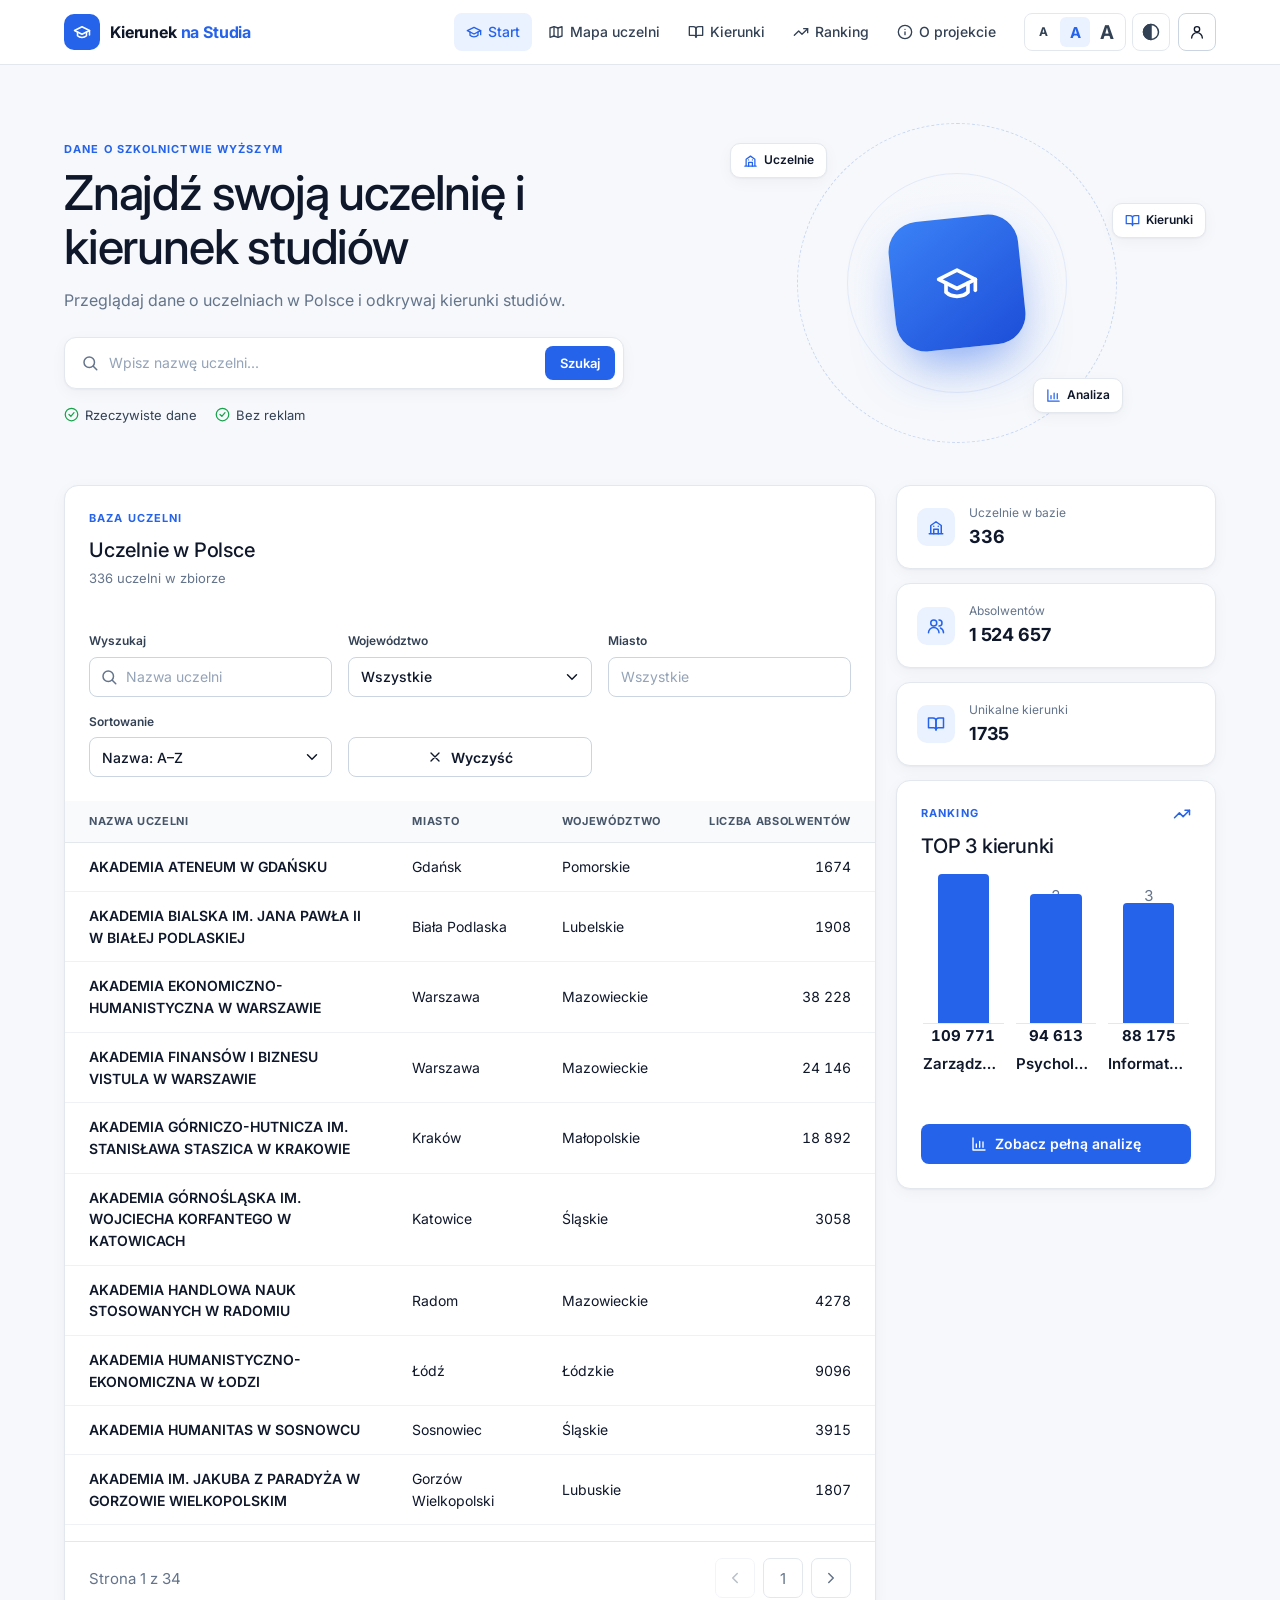
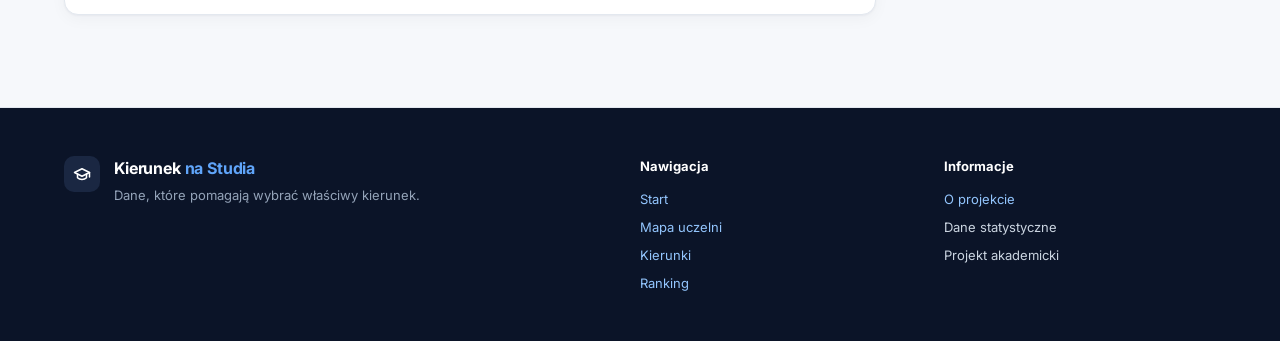
<file: index.html>
<!DOCTYPE html>
<html lang="pl">
<head>
  <meta charset="UTF-8" />
  <meta name="viewport" content="width=device-width, initial-scale=1.0" />
  <meta name="description" content="Kierunek na Studia – przeglądaj dane o uczelniach w Polsce i odkrywaj kierunki studiów." />
  <meta name="theme-color" content="#2563eb" />
  <title>Kierunek na Studia – uczelnie i kierunki studiów</title>
  <link rel="preconnect" href="https://fonts.googleapis.com" />
  <link rel="preconnect" href="https://fonts.gstatic.com" crossorigin />
  <link href="https://fonts.googleapis.com/css2?family=Inter:wght@400;500;600;700&display=swap" rel="stylesheet" />
  <link rel="stylesheet" href="style.css" />
</head>
<body>
  <svg xmlns="http://www.w3.org/2000/svg" style="display:none" aria-hidden="true">
    <symbol id="i-cap" viewBox="0 0 24 24"><path d="M22 10 12 5 2 10l10 5 10-5Z"/><path d="M6 12v5c3 3 9 3 12 0v-5"/><path d="M22 10v6"/></symbol>
    <symbol id="i-map" viewBox="0 0 24 24"><path d="M9 4 3 6v14l6-2 6 2 6-2V4l-6 2-6-2Z"/><path d="M9 4v14M15 6v14"/></symbol>
    <symbol id="i-book" viewBox="0 0 24 24"><path d="M2 4h6a4 4 0 0 1 4 4v12a3 3 0 0 0-3-3H2Z"/><path d="M22 4h-6a4 4 0 0 0-4 4v12a3 3 0 0 1 3-3h7Z"/></symbol>
    <symbol id="i-trend" viewBox="0 0 24 24"><path d="m22 7-8.5 8.5-5-5L2 17"/><path d="M16 7h6v6"/></symbol>
    <symbol id="i-info" viewBox="0 0 24 24"><circle cx="12" cy="12" r="10"/><path d="M12 16v-4M12 8h.01"/></symbol>
    <symbol id="i-alert" viewBox="0 0 24 24"><circle cx="12" cy="12" r="10"/><path d="M12 8v4M12 16h.01"/></symbol>
    <symbol id="i-search" viewBox="0 0 24 24"><circle cx="11" cy="11" r="7"/><path d="m21 21-4.3-4.3"/></symbol>
    <symbol id="i-check" viewBox="0 0 24 24"><circle cx="12" cy="12" r="10"/><path d="m8 12 3 3 5-6"/></symbol>
    <symbol id="i-x" viewBox="0 0 24 24"><path d="M18 6 6 18M6 6l12 12"/></symbol>
    <symbol id="i-file" viewBox="0 0 24 24"><path d="M14 2H6a2 2 0 0 0-2 2v16a2 2 0 0 0 2 2h12a2 2 0 0 0 2-2V8Z"/><path d="M14 2v6h6M8 13h8M8 17h5"/></symbol>
    <symbol id="i-building" viewBox="0 0 24 24"><path d="M3 21h18M5 21V10l7-5 7 5v11"/><path d="M9 21v-6h6v6M9 11h.01M15 11h.01"/></symbol>
    <symbol id="i-users" viewBox="0 0 24 24"><circle cx="9" cy="8" r="4"/><path d="M2 21a7 7 0 0 1 14 0"/><path d="M16 4a4 4 0 0 1 0 8M22 21a7 7 0 0 0-4-6.3"/></symbol>
    <symbol id="i-chart" viewBox="0 0 24 24"><path d="M3 3v18h18"/><path d="M8 17v-5M13 17V8M18 17v-8"/></symbol>
    <symbol id="i-contrast" viewBox="0 0 24 24"><circle cx="12" cy="12" r="10"/><path d="M12 2a10 10 0 0 0 0 20Z" fill="currentColor"/></symbol>
  </svg>

  <a class="skip-link" href="#main">Przejdź do treści</a>

  <header class="site-header">
    <div class="container header-inner">
      <a href="index.html" class="brand" aria-label="Kierunek na Studia – strona główna">
        <span class="brand-logo"><svg class="icon"><use href="#i-cap"/></svg></span>
        <span class="brand-name">Kierunek <span class="accent">na Studia</span></span>
      </a>
      <nav id="main-nav" class="main-nav" aria-label="Główna nawigacja">
        <a href="index.html" class="active" data-route="start"><svg class="icon"><use href="#i-cap"/></svg>Start</a>
        <a href="mapa.html" data-route="mapa"><svg class="icon"><use href="#i-map"/></svg>Mapa uczelni</a>
        <a href="kierunki.html" data-route="kierunki"><svg class="icon"><use href="#i-book"/></svg>Kierunki</a>
        <a href="ranking.html" data-route="ranking"><svg class="icon"><use href="#i-trend"/></svg>Ranking</a>
        <a href="o-projekcie.html" data-route="o-projekcie"><svg class="icon"><use href="#i-info"/></svg>O projekcie</a>
      </nav>
      <div class="header-actions">
        <div class="a11y-tools">
          <div class="text-size" role="group" aria-label="Rozmiar tekstu">
            <button type="button" data-size="small" aria-pressed="false" aria-label="Mniejszy tekst" title="Mniejszy tekst">A</button>
            <button type="button" data-size="normal" aria-pressed="true" aria-label="Domyślny rozmiar tekstu" title="Domyślny rozmiar tekstu">A</button>
            <button type="button" data-size="large" aria-pressed="false" aria-label="Większy tekst" title="Większy tekst">A</button>
          </div>
          <button type="button" class="contrast-btn" id="contrast-toggle" aria-pressed="false" aria-label="Wersja kontrastowa" title="Wersja kontrastowa">
            <svg class="icon"><use href="#i-contrast"/></svg>
          </button>
        </div>
        <a href="logowanie.html" class="btn btn-outline btn-sm auth-link" data-auth-link>
          <svg class="icon" viewBox="0 0 24 24" aria-hidden="true"><circle cx="12" cy="8" r="4"/><path d="M4 21a8 8 0 0 1 16 0"/></svg>
          <span class="auth-link-label">Zaloguj się</span>
        </a>
        <button class="nav-toggle" aria-expanded="false" aria-controls="main-nav" aria-label="Otwórz menu">
          <span></span><span></span><span></span>
        </button>
      </div>
    </div>
  </header>

  <main id="main">
    <section class="page" id="page-start" data-page="start">
      <div class="container">
        <div class="hero">
          <div class="hero-text">
            <p class="eyebrow">Dane o szkolnictwie wyższym</p>
            <h1 class="hero-title">Znajdź swoją uczelnię i kierunek studiów</h1>
            <p class="lead">Przeglądaj dane o uczelniach w Polsce i odkrywaj kierunki studiów.</p>
            <form class="hero-search" id="hero-search" role="search">
              <svg class="icon muted"><use href="#i-search"/></svg>
              <label for="hero-search-input" class="sr-only">Nazwa uczelni</label>
              <input id="hero-search-input" type="search" placeholder="Wpisz nazwę uczelni..." autocomplete="off" />
              <button type="submit" class="btn btn-primary btn-sm">Szukaj</button>
            </form>
            <ul class="hero-checks">
              <li><svg class="icon"><use href="#i-check"/></svg>Rzeczywiste dane</li>
              <li><svg class="icon"><use href="#i-check"/></svg>Bez reklam</li>
            </ul>
          </div>
          <div class="hero-art" aria-hidden="true">
            <div class="ring ring-1"></div>
            <div class="ring ring-2"></div>
            <div class="hero-tile"><svg class="icon"><use href="#i-cap"/></svg></div>
            <span class="chip chip-1"><svg class="icon"><use href="#i-building"/></svg>Uczelnie</span>
            <span class="chip chip-2"><svg class="icon"><use href="#i-book"/></svg>Kierunki</span>
            <span class="chip chip-3"><svg class="icon"><use href="#i-chart"/></svg>Analiza</span>
          </div>
        </div>

        <div class="alert data-alert" role="status" hidden></div>

        <div class="start-grid">
          <article class="card">
            <div class="card-head">
              <div>
                <p class="eyebrow">Baza uczelni</p>
                <h2 class="card-title">Uczelnie w Polsce</h2>
                <p class="card-sub" id="uni-sub">Dane oczekują na plik źródłowy</p>
              </div>
            </div>
            <div class="filters filters-uni">
              <div class="field">
                <label for="uni-q">Wyszukaj</label>
                <div class="input-icon">
                  <svg class="icon muted"><use href="#i-search"/></svg>
                  <input id="uni-q" type="search" placeholder="Nazwa uczelni" />
                </div>
              </div>
              <div class="field">
                <label for="uni-woj">Województwo</label>
                <select id="uni-woj"><option value="">Wszystkie</option></select>
              </div>
              <div class="field">
                <label for="uni-city">Miasto</label>
                <input id="uni-city" type="text" list="uni-city-options" placeholder="Wszystkie" />
                <datalist id="uni-city-options"></datalist>
              </div>
              <div class="field">
                <label for="uni-sort">Sortowanie</label>
                <select id="uni-sort">
                  <option value="name-asc">Nazwa: A–Z</option>
                  <option value="name-desc">Nazwa: Z–A</option>
                  <option value="students-desc">Absolwenci: malejąco</option>
                  <option value="students-asc">Absolwenci: rosnąco</option>
                </select>
              </div>
              <div class="field field-btn">
                <button type="button" class="btn btn-outline" id="uni-clear"><svg class="icon"><use href="#i-x"/></svg>Wyczyść</button>
              </div>
            </div>
            <div class="table-wrap">
              <table class="table">
                <thead>
                  <tr><th>Nazwa uczelni</th><th>Miasto</th><th>Województwo</th><th class="num">Liczba absolwentów</th></tr>
                </thead>
                <tbody id="uni-tbody"></tbody>
              </table>
            </div>
            <div class="empty" id="uni-empty">
              <span class="empty-icon"><svg class="icon"><use href="#i-file"/></svg></span>
              <p class="empty-title">Brak uczelni do wyświetlenia</p>
              <p class="empty-text">Dodaj źródłowy JSON lub zmień ustawienia filtrów.</p>
            </div>
            <div class="pagination" data-pager="uni"></div>
          </article>

          <aside class="side">
            <div class="stat-card">
              <span class="stat-icon"><svg class="icon"><use href="#i-building"/></svg></span>
              <div><p class="stat-label">Uczelnie w bazie</p><p class="stat-value" id="stat-uni">Brak danych</p></div>
            </div>
            <div class="stat-card">
              <span class="stat-icon"><svg class="icon"><use href="#i-users"/></svg></span>
              <div><p class="stat-label">Absolwentów</p><p class="stat-value" id="stat-students">Brak danych</p></div>
            </div>
            <div class="stat-card">
              <span class="stat-icon"><svg class="icon"><use href="#i-book"/></svg></span>
              <div><p class="stat-label">Unikalne kierunki</p><p class="stat-value" id="stat-majors">Brak danych</p></div>
            </div>
            <div class="card top3-card">
              <div class="card-head">
                <div>
                  <p class="eyebrow">Ranking</p>
                  <h2 class="card-title">TOP 3 kierunki</h2>
                </div>
                <svg class="icon accent-icon"><use href="#i-trend"/></svg>
              </div>
              <ol class="rank-list" id="top3-list"></ol>
              <div class="empty" id="top3-empty">
                <span class="empty-icon"><svg class="icon"><use href="#i-file"/></svg></span>
                <p class="empty-title">Brak rankingu</p>
                <p class="empty-text">Ranking zostanie obliczony z rekordów kierunków.</p>
              </div>
              <a href="ranking.html" class="btn btn-primary btn-block"><svg class="icon"><use href="#i-chart"/></svg>Zobacz pełną analizę</a>
            </div>
          </aside>
        </div>
      </div>
    </section>
  </main>

  <footer class="site-footer">
    <div class="container footer-inner">
      <div class="footer-brand">
        <span class="brand-logo dark"><svg class="icon"><use href="#i-cap"/></svg></span>
        <div>
          <p class="brand-name light">Kierunek <span class="accent">na Studia</span></p>
          <p class="footer-text">Dane, które pomagają wybrać właściwy kierunek.</p>
        </div>
      </div>
      <nav aria-label="Nawigacja w stopce">
        <h2 class="footer-heading">Nawigacja</h2>
        <ul>
          <li><a href="index.html">Start</a></li>
          <li><a href="mapa.html">Mapa uczelni</a></li>
          <li><a href="kierunki.html">Kierunki</a></li>
          <li><a href="ranking.html">Ranking</a></li>
        </ul>
      </nav>
      <div>
        <h2 class="footer-heading">Informacje</h2>
        <ul>
          <li><a href="o-projekcie.html">O projekcie</a></li>
          <li><span>Dane statystyczne</span></li>
          <li><span>Projekt akademicki</span></li>
        </ul>
      </div>
    </div>
  </footer>

  <template id="alert-template">
    <svg class="icon"><use href="#i-alert"/></svg>
    <div>
      <p class="alert-title">Plik danych nie jest jeszcze dostępny</p>
      <p class="alert-text">Nie udało się wczytać pliku <code>dane_studenci.json</code>. Umieść go obok strony i uruchom ją przez lokalny serwer.</p>
    </div>
  </template>

  <script src="scrypt.js?v=2" defer></script>
</body>
</html>
</file>
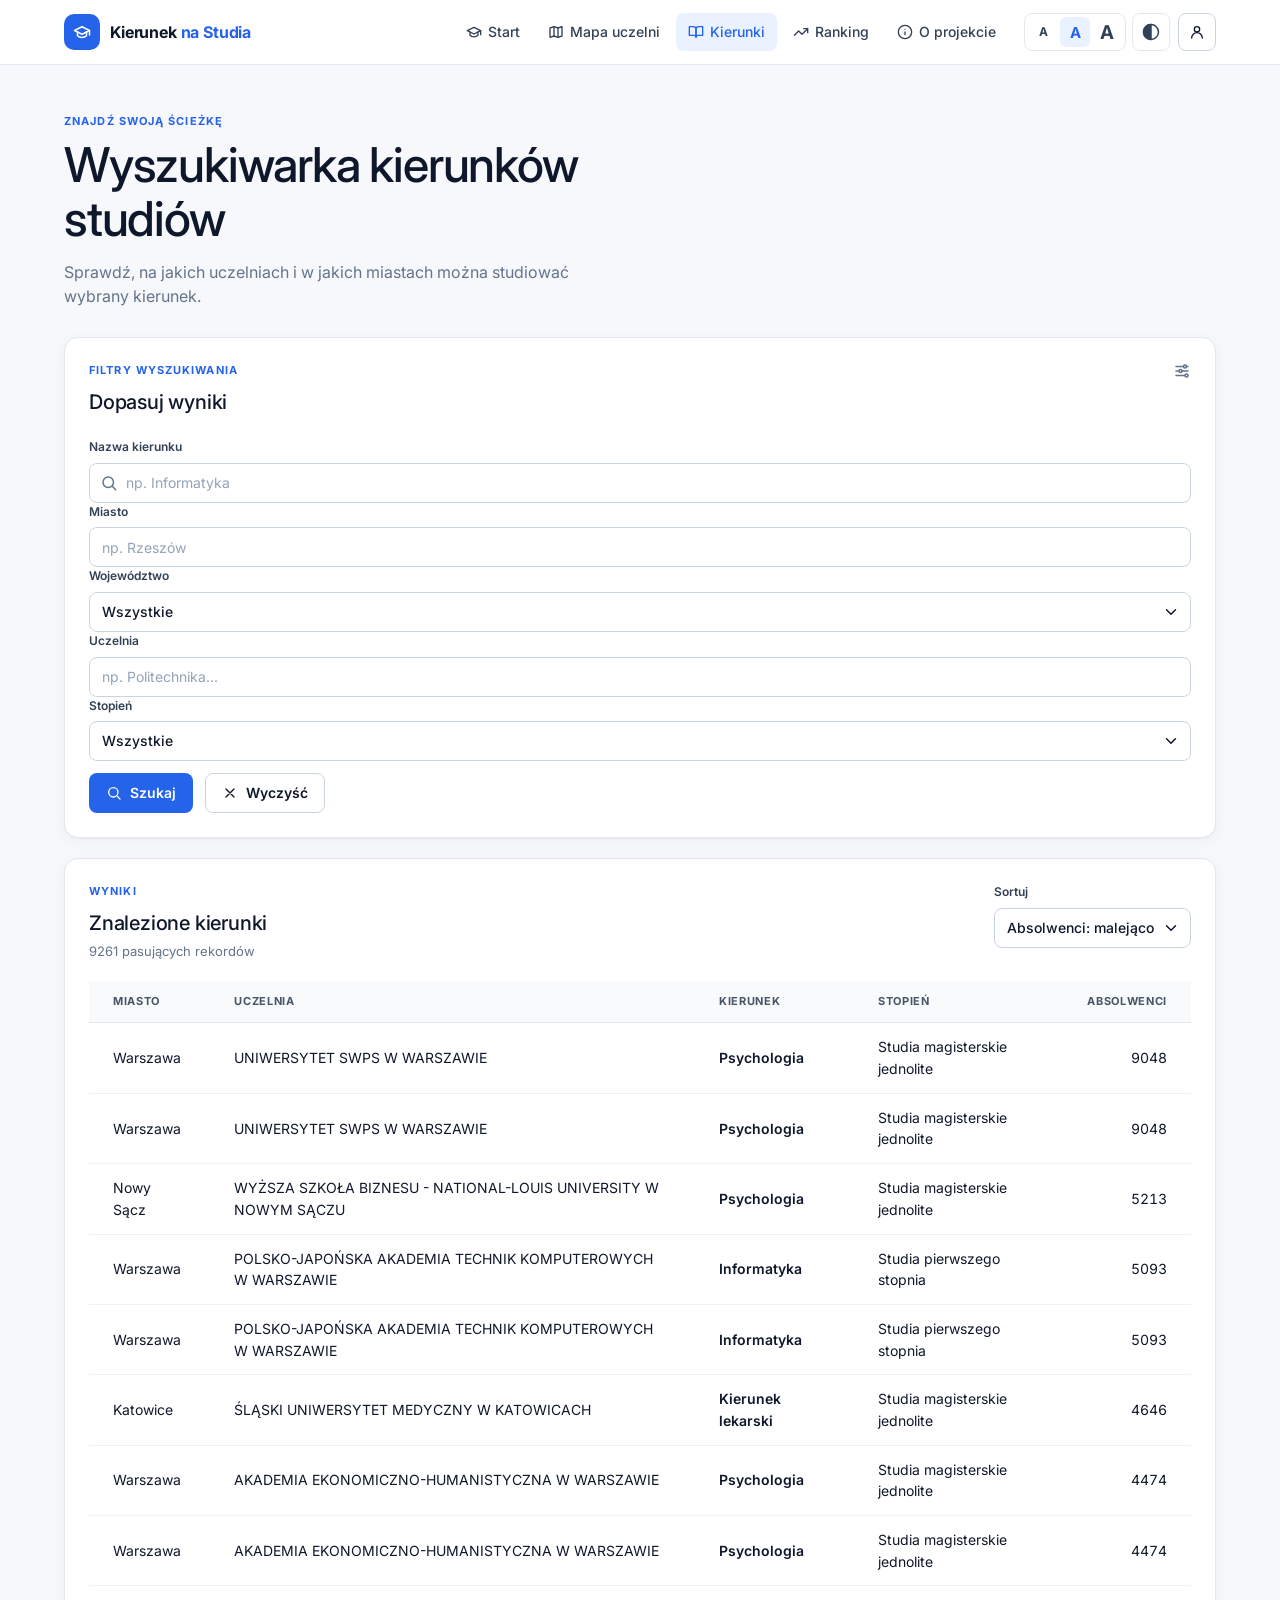
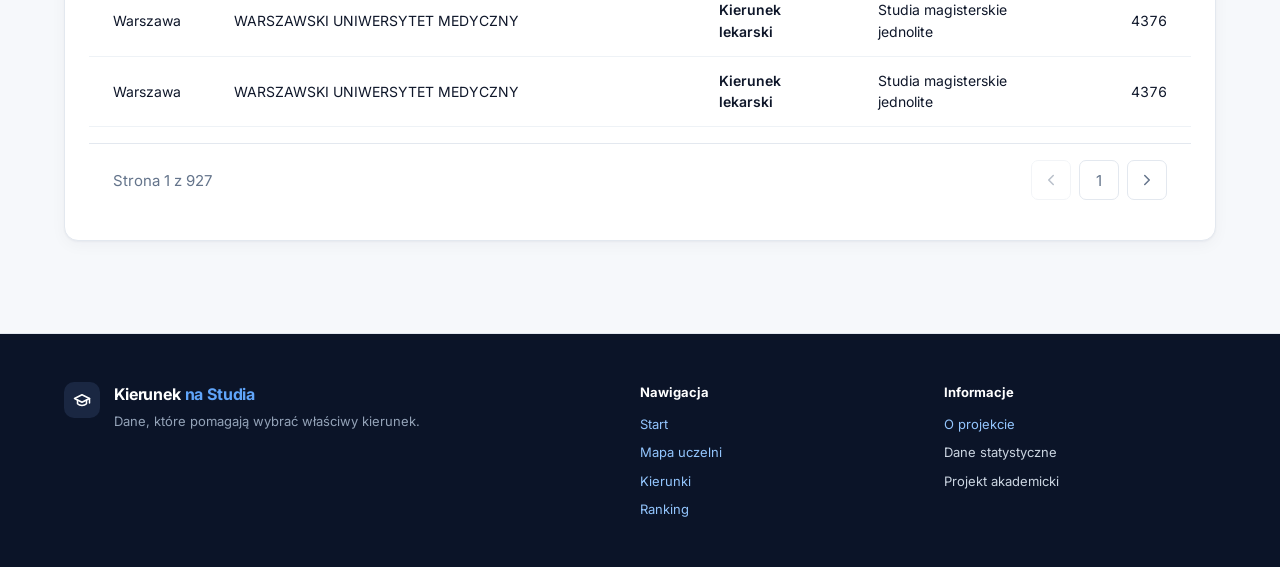
<file: kierunki.html>
<!DOCTYPE html>
<html lang="pl">
<head>
  <meta charset="UTF-8" />
  <meta name="viewport" content="width=device-width, initial-scale=1.0" />
  <meta name="description" content="Wyszukiwarka kierunków studiów w Polsce – filtruj według miast, stopni oraz uczelni." />
  <meta name="theme-color" content="#2563eb" />
  <title>Kierunki studiów – Kierunek na Studia</title>
  <link rel="preconnect" href="https://fonts.googleapis.com" />
  <link rel="preconnect" href="https://fonts.gstatic.com" crossorigin />
  <link href="https://fonts.googleapis.com/css2?family=Inter:wght@400;500;600;700&display=swap" rel="stylesheet" />
  <link rel="stylesheet" href="style.css" />
</head>
<body>
  <svg xmlns="http://www.w3.org/2000/svg" style="display:none" aria-hidden="true">
    <symbol id="i-cap" viewBox="0 0 24 24"><path d="M22 10 12 5 2 10l10 5 10-5Z"/><path d="M6 12v5c3 3 9 3 12 0v-5"/><path d="M22 10v6"/></symbol>
    <symbol id="i-map" viewBox="0 0 24 24"><path d="M9 4 3 6v14l6-2 6 2 6-2V4l-6 2-6-2Z"/><path d="M9 4v14M15 6v14"/></symbol>
    <symbol id="i-book" viewBox="0 0 24 24"><path d="M2 4h6a4 4 0 0 1 4 4v12a3 3 0 0 0-3-3H2Z"/><path d="M22 4h-6a4 4 0 0 0-4 4v12a3 3 0 0 1 3-3h7Z"/></symbol>
    <symbol id="i-trend" viewBox="0 0 24 24"><path d="m22 7-8.5 8.5-5-5L2 17"/><path d="M16 7h6v6"/></symbol>
    <symbol id="i-info" viewBox="0 0 24 24"><circle cx="12" cy="12" r="10"/><path d="M12 16v-4M12 8h.01"/></symbol>
    <symbol id="i-search" viewBox="0 0 24 24"><circle cx="11" cy="11" r="7"/><path d="m21 21-4.3-4.3"/></symbol>
    <symbol id="i-x" viewBox="0 0 24 24"><path d="M18 6 6 18M6 6l12 12"/></symbol>
    <symbol id="i-file" viewBox="0 0 24 24"><path d="M14 2H6a2 2 0 0 0-2 2v16a2 2 0 0 0 2 2h12a2 2 0 0 0 2-2V8Z"/><path d="M14 2v6h6M8 13h8M8 17h5"/></symbol>
    <symbol id="i-sliders" viewBox="0 0 24 24"><path d="M4 6h10M18 6h2M4 12h4M12 12h8M4 18h12M20 18h0"/><circle cx="16" cy="6" r="2"/><circle cx="10" cy="12" r="2"/><circle cx="18" cy="18" r="2"/></symbol>
    <symbol id="i-alert" viewBox="0 0 24 24"><circle cx="12" cy="12" r="10"/><path d="M12 8v4M12 16h.01"/></symbol>
    <symbol id="i-contrast" viewBox="0 0 24 24"><circle cx="12" cy="12" r="10"/><path d="M12 2a10 10 0 0 0 0 20Z" fill="currentColor"/></symbol>
  </svg>

  <a class="skip-link" href="#main">Przejdź do treści</a>

  <header class="site-header">
    <div class="container header-inner">
      <a href="index.html" class="brand" aria-label="Kierunek na Studia – strona główna">
        <span class="brand-logo"><svg class="icon"><use href="#i-cap"/></svg></span>
        <span class="brand-name">Kierunek <span class="accent">na Studia</span></span>
      </a>
      <nav id="main-nav" class="main-nav" aria-label="Główna nawigacja">
        <a href="index.html" data-route="start"><svg class="icon"><use href="#i-cap"/></svg>Start</a>
        <a href="mapa.html" data-route="mapa"><svg class="icon"><use href="#i-map"/></svg>Mapa uczelni</a>
        <a href="kierunki.html" class="active" data-route="kierunki"><svg class="icon"><use href="#i-book"/></svg>Kierunki</a>
        <a href="ranking.html" data-route="ranking"><svg class="icon"><use href="#i-trend"/></svg>Ranking</a>
        <a href="o-projekcie.html" data-route="o-projekcie"><svg class="icon"><use href="#i-info"/></svg>O projekcie</a>
      </nav>
      <div class="header-actions">
        <div class="a11y-tools">
          <div class="text-size" role="group" aria-label="Rozmiar tekstu">
            <button type="button" data-size="small" aria-pressed="false" aria-label="Mniejszy tekst" title="Mniejszy tekst">A</button>
            <button type="button" data-size="normal" aria-pressed="true" aria-label="Domyślny rozmiar tekstu" title="Domyślny rozmiar tekstu">A</button>
            <button type="button" data-size="large" aria-pressed="false" aria-label="Większy tekst" title="Większy tekst">A</button>
          </div>
          <button type="button" class="contrast-btn" id="contrast-toggle" aria-pressed="false" aria-label="Wersja kontrastowa" title="Wersja kontrastowa">
            <svg class="icon"><use href="#i-contrast"/></svg>
          </button>
        </div>
        <a href="logowanie.html" class="btn btn-outline btn-sm auth-link" data-auth-link>
          <svg class="icon" viewBox="0 0 24 24" aria-hidden="true"><circle cx="12" cy="8" r="4"/><path d="M4 21a8 8 0 0 1 16 0"/></svg>
          <span class="auth-link-label">Zaloguj się</span>
        </a>
        <button class="nav-toggle" aria-expanded="false" aria-controls="main-nav" aria-label="Otwórz menu">
          <span></span><span></span><span></span>
        </button>
      </div>
    </div>
  </header>

  <main id="main">
    <section class="page" id="page-kierunki" data-page="kierunki">
      <div class="container">
        <header class="page-head">
          <p class="eyebrow">Znajdź swoją ścieżkę</p>
          <h1 class="page-title">Wyszukiwarka kierunków studiów</h1>
          <p class="lead">Sprawdź, na jakich uczelniach i w jakich miastach można studiować wybrany kierunek.</p>
        </header>

        <div class="alert data-alert" role="status" hidden></div>

        <article class="card">
          <div class="card-head">
            <div>
              <p class="eyebrow">Filtry wyszukiwania</p>
              <h2 class="card-title">Dopasuj wyniki</h2>
            </div>
            <svg class="icon muted"><use href="#i-sliders"/></svg>
          </div>
          <form class="filters filters-major" id="major-form">
            <div class="field">
              <label for="input-kierunek">Nazwa kierunku</label>
              <div class="input-icon">
                <svg class="icon muted"><use href="#i-search"/></svg>
                <input id="input-kierunek" type="text" placeholder="np. Informatyka" />
              </div>
            </div>
            <div class="field">
              <label for="maj-city">Miasto</label>
              <input type="text" id="maj-city" list="list-miasta" placeholder="np. Rzeszów" />
              <datalist id="list-miasta"></datalist>
            </div>
            <div class="field">
              <label for="maj-woj">Województwo</label>
              <select id="maj-woj"><option value="">Wszystkie</option></select>
            </div>
            <div class="field">
              <label for="maj-uni">Uczelnia</label>
              <input type="text" id="maj-uni" list="list-uczelnie" placeholder="np. Politechnika..." />
              <datalist id="list-uczelnie"></datalist>
            </div>
            <div class="field">
              <label for="maj-deg">Stopień</label>
              <select id="maj-deg">
                <option value="">Wszystkie</option>
                <option value="I stopnia">I stopnia</option>
                <option value="II stopnia">II stopnia</option>
                <option value="Jednolite magisterskie">Jednolite magisterskie</option>
              </select></div>
            <div class="filter-actions">
              <button type="submit" class="btn btn-primary">
                <svg class="icon"><use href="#i-search"/></svg>Szukaj
              </button>
              <button type="button" class="btn btn-outline" id="maj-clear">
                <svg class="icon"><use href="#i-x"/></svg>Wyczyść
              </button>
            </div>
          </form>
        </article>

        <article class="card">
          <div class="card-head">
            <div>
              <p class="eyebrow">Wyniki</p>
              <h2 class="card-title">Znalezione kierunki</h2>
              <p class="card-sub" id="maj-count">Brak wczytanych rekordów</p>
            </div>
            <div class="field sort-field">
              <label for="maj-sort">Sortuj</label>
              <select id="maj-sort">
                <option value="students-desc">Absolwenci: malejąco</option>
                <option value="students-asc">Absolwenci: rosnąco</option>
                <option value="name-asc">Kierunek: A–Z</option>
                <option value="city-asc">Miasto: A–Z</option>
              </select>
            </div>
          </div>
          <div class="table-wrap">
            <table class="table">
              <thead><tr><th>Miasto</th><th>Uczelnia</th><th>Kierunek</th><th>Stopień</th><th class="num">Absolwenci</th></tr></thead>
              <tbody id="maj-tbody"></tbody>
            </table>
          </div>
          <div class="empty" id="maj-empty">
            <span class="empty-icon"><svg class="icon"><use href="#i-file"/></svg></span>
            <p class="empty-title">Brak pasujących kierunków</p>
            <p class="empty-text">Zmień filtry lub dodaj źródłowy plik danych.</p>
          </div>
          <div class="pagination" data-pager="maj"></div>
        </article>
      </div>
    </section>
  </main>

  <footer class="site-footer">
    <div class="container footer-inner">
      <div class="footer-brand">
        <span class="brand-logo dark"><svg class="icon"><use href="#i-cap"/></svg></span>
        <div>
          <p class="brand-name light">Kierunek <span class="accent">na Studia</span></p>
          <p class="footer-text">Dane, które pomagają wybrać właściwy kierunek.</p>
        </div>
      </div>
      <nav aria-label="Nawigacja w stopce">
        <h2 class="footer-heading">Nawigacja</h2>
        <ul>
          <li><a href="index.html">Start</a></li>
          <li><a href="mapa.html">Mapa uczelni</a></li>
          <li><a href="kierunki.html">Kierunki</a></li>
          <li><a href="ranking.html">Ranking</a></li>
        </ul>
      </nav>
      <div>
        <h2 class="footer-heading">Informacje</h2>
        <ul>
          <li><a href="o-projekcie.html">O projekcie</a></li>
          <li><span>Dane statystyczne</span></li>
          <li><span>Projekt akademicki</span></li>
        </ul>
      </div>
    </div>
  </footer>

  <template id="alert-template">
    <svg class="icon"><use href="#i-alert"/></svg>
    <div>
      <p class="alert-title">Plik danych nie jest jeszcze dostępny</p>
      <p class="alert-text">Nie udało się wczytać pliku <code>dane_studenci.json</code>. Umieść go obok strony i uruchom ją przez lokalny serwer.</p>
    </div>
  </template>

  <script src="scrypt.js" defer></script>
</body>
</html>
</file>
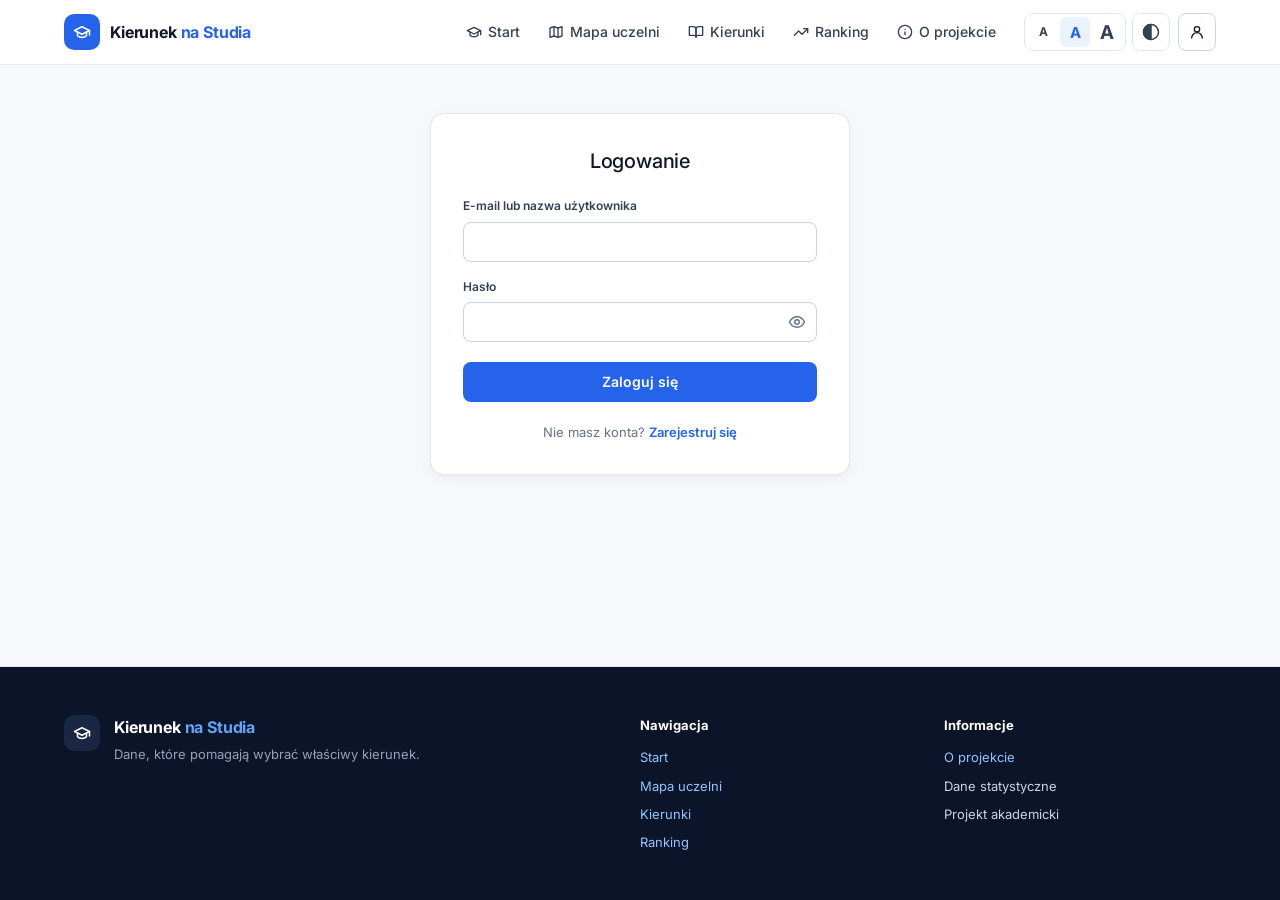
<file: logowanie.html>
<!DOCTYPE html>
<html lang="pl">
<head>
  <meta charset="UTF-8" />
  <meta name="viewport" content="width=device-width, initial-scale=1.0" />
  <meta name="description" content="Kierunek na Studia – logowanie i rejestracja." />
  <meta name="theme-color" content="#2563eb" />
  <title>Logowanie – Kierunek na Studia</title>
  <link rel="preconnect" href="https://fonts.googleapis.com" />
  <link rel="preconnect" href="https://fonts.gstatic.com" crossorigin />
  <link href="https://fonts.googleapis.com/css2?family=Inter:wght@400;500;600;700&display=swap" rel="stylesheet" />
  <link rel="stylesheet" href="style.css" />
</head>
<body>
  <svg xmlns="http://www.w3.org/2000/svg" style="display:none" aria-hidden="true">
    <symbol id="i-cap" viewBox="0 0 24 24"><path d="M22 10 12 5 2 10l10 5 10-5Z"/><path d="M6 12v5c3 3 9 3 12 0v-5"/><path d="M22 10v6"/></symbol>
    <symbol id="i-map" viewBox="0 0 24 24"><path d="M9 4 3 6v14l6-2 6 2 6-2V4l-6 2-6-2Z"/><path d="M9 4v14M15 6v14"/></symbol>
    <symbol id="i-book" viewBox="0 0 24 24"><path d="M2 4h6a4 4 0 0 1 4 4v12a3 3 0 0 0-3-3H2Z"/><path d="M22 4h-6a4 4 0 0 0-4 4v12a3 3 0 0 1 3-3h7Z"/></symbol>
    <symbol id="i-trend" viewBox="0 0 24 24"><path d="m22 7-8.5 8.5-5-5L2 17"/><path d="M16 7h6v6"/></symbol>
    <symbol id="i-info" viewBox="0 0 24 24"><circle cx="12" cy="12" r="10"/><path d="M12 16v-4M12 8h.01"/></symbol>
    <symbol id="i-contrast" viewBox="0 0 24 24"><circle cx="12" cy="12" r="10"/><path d="M12 2a10 10 0 0 0 0 20Z" fill="currentColor"/></symbol>
    <symbol id="i-eye" viewBox="0 0 24 24"><path d="M2 12s3.5-7 10-7 10 7 10 7-3.5 7-10 7S2 12 2 12Z"/><circle cx="12" cy="12" r="3"/></symbol>
    <symbol id="i-eye-off" viewBox="0 0 24 24"><path d="M10.7 5.1A10 10 0 0 1 12 5c6.5 0 10 7 10 7a17 17 0 0 1-2.2 3.2M6.6 6.6A17 17 0 0 0 2 12s3.5 7 10 7a9.7 9.7 0 0 0 5.4-1.6"/><path d="M9.9 9.9a3 3 0 0 0 4.2 4.2"/><path d="m2 2 20 20"/></symbol>
  </svg>

  <a class="skip-link" href="#main">Przejdź do treści</a>

  <header class="site-header">
    <div class="container header-inner">
      <a href="index.html" class="brand" aria-label="Kierunek na Studia – strona główna">
        <span class="brand-logo"><svg class="icon"><use href="#i-cap"/></svg></span>
        <span class="brand-name">Kierunek <span class="accent">na Studia</span></span>
      </a>
      <nav id="main-nav" class="main-nav" aria-label="Główna nawigacja">
        <a href="index.html" data-route="start"><svg class="icon"><use href="#i-cap"/></svg>Start</a>
        <a href="mapa.html" data-route="mapa"><svg class="icon"><use href="#i-map"/></svg>Mapa uczelni</a>
        <a href="kierunki.html" data-route="kierunki"><svg class="icon"><use href="#i-book"/></svg>Kierunki</a>
        <a href="ranking.html" data-route="ranking"><svg class="icon"><use href="#i-trend"/></svg>Ranking</a>
        <a href="o-projekcie.html" data-route="o-projekcie"><svg class="icon"><use href="#i-info"/></svg>O projekcie</a>
      </nav>
      <div class="header-actions">
        <div class="a11y-tools">
          <div class="text-size" role="group" aria-label="Rozmiar tekstu">
            <button type="button" data-size="small" aria-pressed="false" aria-label="Mniejszy tekst" title="Mniejszy tekst">A</button>
            <button type="button" data-size="normal" aria-pressed="true" aria-label="Domyślny rozmiar tekstu" title="Domyślny rozmiar tekstu">A</button>
            <button type="button" data-size="large" aria-pressed="false" aria-label="Większy tekst" title="Większy tekst">A</button>
          </div>
          <button type="button" class="contrast-btn" id="contrast-toggle" aria-pressed="false" aria-label="Wersja kontrastowa" title="Wersja kontrastowa">
            <svg class="icon"><use href="#i-contrast"/></svg>
          </button>
        </div>
        <a href="logowanie.html" class="btn btn-outline btn-sm auth-link" data-auth-link aria-current="page">
          <svg class="icon" viewBox="0 0 24 24" aria-hidden="true"><circle cx="12" cy="8" r="4"/><path d="M4 21a8 8 0 0 1 16 0"/></svg>
          <span class="auth-link-label">Zaloguj się</span>
        </a>
        <button class="nav-toggle" aria-expanded="false" aria-controls="main-nav" aria-label="Otwórz menu">
          <span></span><span></span><span></span>
        </button>
      </div>
    </div>
  </header>

  <main id="main">
    <section class="page" id="page-logowanie" data-page="logowanie">
      <div class="container">
        <article class="card auth-card">

          <!-- Widok po zalogowaniu -->
          <div class="auth-logged" id="auth-logged" hidden>
            <h1 class="card-title">Jesteś zalogowany</h1>
            <p class="card-sub" id="auth-logged-text"></p>
            <button type="button" class="btn btn-outline btn-block" id="auth-logout">Wyloguj się</button>
          </div>

          <!-- LOGOWANIE -->
          <div class="auth-panel" id="panel-login">
            <h1 class="card-title">Logowanie</h1>
            <form class="auth-form" id="login-form" novalidate>
              <p class="auth-message" id="login-message" role="alert" hidden></p>

              <div class="field">
                <label for="login-user">E-mail lub nazwa użytkownika</label>
                <input id="login-user" type="text" autocomplete="username" autocapitalize="none" spellcheck="false" />
                <p class="error" data-error-for="login-user"></p>
              </div>

              <div class="field">
                <label for="login-password">Hasło</label>
                <div class="pw-field">
                  <input id="login-password" type="password" autocomplete="current-password" />
                  <button type="button" class="pw-toggle" aria-controls="login-password" aria-pressed="false" aria-label="Pokaż hasło" title="Pokaż hasło">
                    <svg class="icon icon-show" aria-hidden="true"><use href="#i-eye"/></svg>
                    <svg class="icon icon-hide" aria-hidden="true"><use href="#i-eye-off"/></svg>
                  </button>
                </div>
                <p class="error" data-error-for="login-password"></p>
              </div>

              <button type="submit" class="btn btn-primary btn-block">Zaloguj się</button>
            </form>
            <p class="auth-switch">Nie masz konta? <button type="button" class="link-btn" data-auth-go="rejestracja">Zarejestruj się</button></p>
          </div>

          <!-- REJESTRACJA -->
          <div class="auth-panel" id="panel-register" hidden>
            <h1 class="card-title">Rejestracja</h1>
            <form class="auth-form" id="register-form" novalidate>
              <p class="auth-message" id="register-message" role="alert" hidden></p>

              <div class="auth-row">
                <div class="field">
                  <label for="reg-first">Imię</label>
                  <input id="reg-first" type="text" autocomplete="given-name" />
                  <p class="error" data-error-for="reg-first"></p>
                </div>
                <div class="field">
                  <label for="reg-last">Nazwisko</label>
                  <input id="reg-last" type="text" autocomplete="family-name" />
                  <p class="error" data-error-for="reg-last"></p>
                </div>
              </div>

              <div class="field">
                <label for="reg-username">Nazwa użytkownika</label>
                <input id="reg-username" type="text" autocomplete="username" autocapitalize="none" spellcheck="false" />
                <p class="error" data-error-for="reg-username"></p>
              </div>

              <div class="field">
                <label for="reg-email">Adres e-mail</label>
                <input id="reg-email" type="email" autocomplete="email" />
                <p class="error" data-error-for="reg-email"></p>
              </div>

              <div class="field">
                <label for="reg-password">Hasło</label>
                <div class="pw-field">
                  <input id="reg-password" type="password" autocomplete="new-password" />
                  <button type="button" class="pw-toggle" aria-controls="reg-password" aria-pressed="false" aria-label="Pokaż hasło" title="Pokaż hasło">
                    <svg class="icon icon-show" aria-hidden="true"><use href="#i-eye"/></svg>
                    <svg class="icon icon-hide" aria-hidden="true"><use href="#i-eye-off"/></svg>
                  </button>
                </div>
                <p class="error" data-error-for="reg-password"></p>
              </div>

              <div class="field">
                <label for="reg-password2">Powtórz hasło</label>
                <div class="pw-field">
                  <input id="reg-password2" type="password" autocomplete="new-password" />
                  <button type="button" class="pw-toggle" aria-controls="reg-password2" aria-pressed="false" aria-label="Pokaż hasło" title="Pokaż hasło">
                    <svg class="icon icon-show" aria-hidden="true"><use href="#i-eye"/></svg>
                    <svg class="icon icon-hide" aria-hidden="true"><use href="#i-eye-off"/></svg>
                  </button>
                </div>
                <p class="error" data-error-for="reg-password2"></p>
              </div>

              <button type="submit" class="btn btn-primary btn-block">Zarejestruj się</button>
            </form>
            <p class="auth-switch">Masz już konto? <button type="button" class="link-btn" data-auth-go="logowanie">Zaloguj się</button></p>
          </div>

        </article>
      </div>
    </section>
  </main>

  <footer class="site-footer">
    <div class="container footer-inner">
      <div class="footer-brand">
        <span class="brand-logo dark"><svg class="icon"><use href="#i-cap"/></svg></span>
        <div>
          <p class="brand-name light">Kierunek <span class="accent">na Studia</span></p>
          <p class="footer-text">Dane, które pomagają wybrać właściwy kierunek.</p>
        </div>
      </div>
      <nav aria-label="Nawigacja w stopce">
        <h2 class="footer-heading">Nawigacja</h2>
        <ul>
          <li><a href="index.html">Start</a></li>
          <li><a href="mapa.html">Mapa uczelni</a></li>
          <li><a href="kierunki.html">Kierunki</a></li>
          <li><a href="ranking.html">Ranking</a></li>
        </ul>
      </nav>
      <div>
        <h2 class="footer-heading">Informacje</h2>
        <ul>
          <li><a href="o-projekcie.html">O projekcie</a></li>
          <li><span>Dane statystyczne</span></li>
          <li><span>Projekt akademicki</span></li>
        </ul>
      </div>
    </div>
  </footer>

  <script src="scrypt.js?v=4" defer></script>
</body>
</html>
</file>
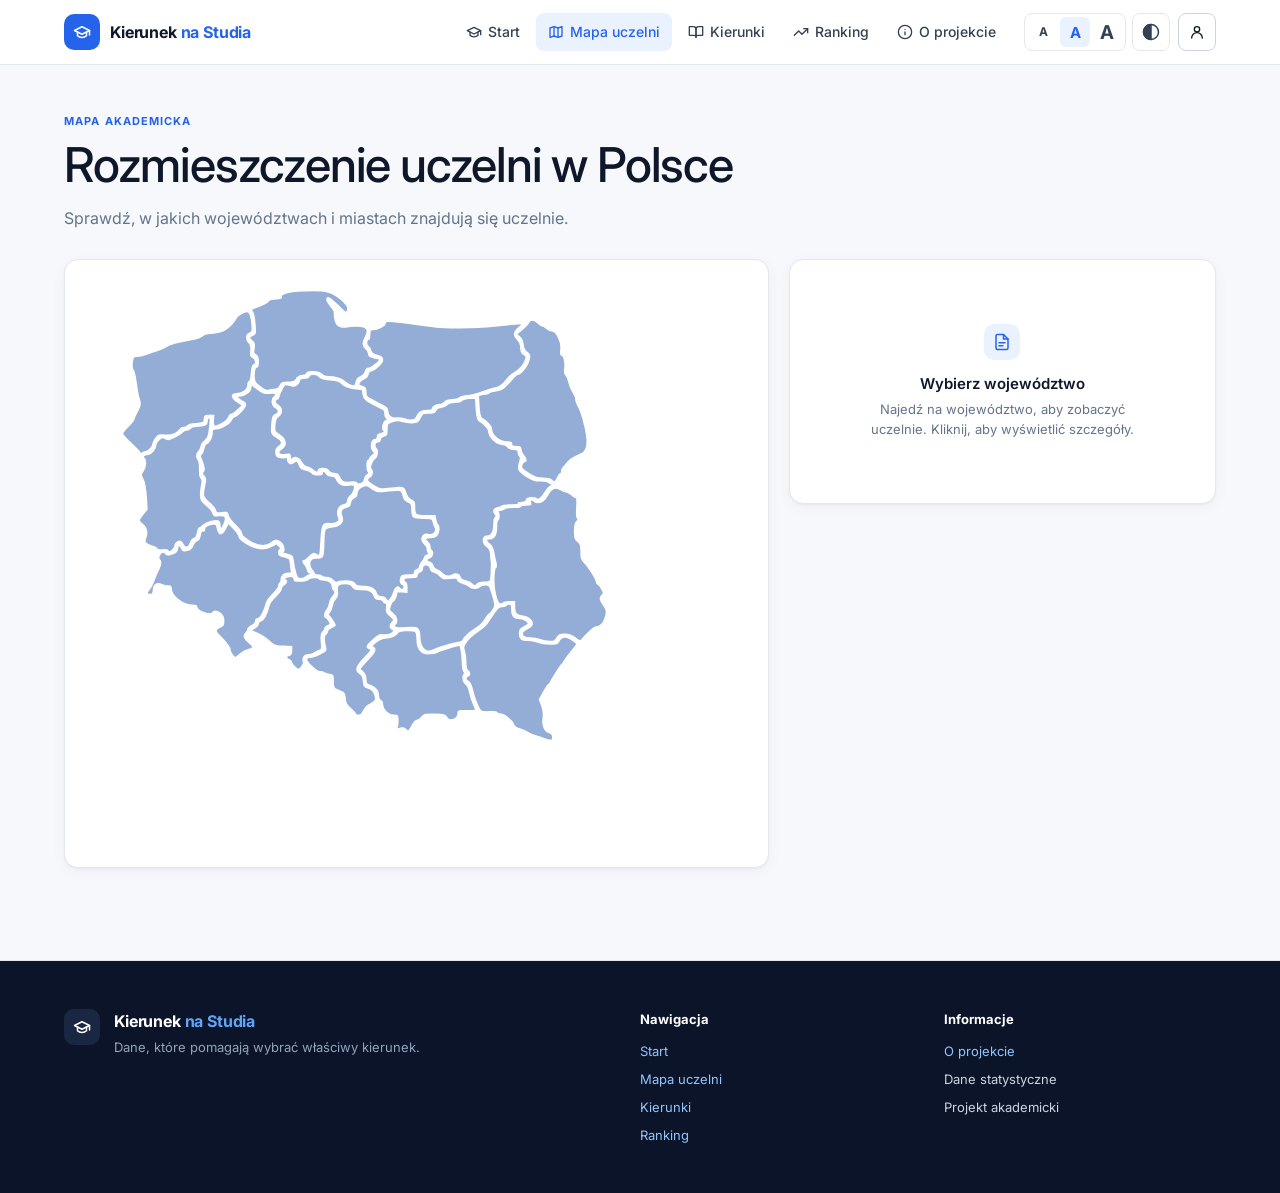
<file: mapa.html>
<!DOCTYPE html>
<html lang="pl">
<head>
  <meta charset="UTF-8" />
  <meta name="viewport" content="width=device-width, initial-scale=1.0" />
  <meta name="description" content="Mapa uczelni w Polsce – zobacz rozmieszczenie szkół wyższych w województwach i miastach." />
  <meta name="theme-color" content="#2563eb" />
  <title>Mapa uczelni – Kierunek na Studia</title>
  <link rel="preconnect" href="https://fonts.googleapis.com" />
  <link rel="preconnect" href="https://fonts.gstatic.com" crossorigin />
  <link href="https://fonts.googleapis.com/css2?family=Inter:wght@400;500;600;700&display=swap" rel="stylesheet" />
  <link rel="stylesheet" href="style.css" />
</head>
<body>
  <svg xmlns="http://www.w3.org/2000/svg" style="display:none" aria-hidden="true">
    <symbol id="i-cap" viewBox="0 0 24 24"><path d="M22 10 12 5 2 10l10 5 10-5Z"/><path d="M6 12v5c3 3 9 3 12 0v-5"/><path d="M22 10v6"/></symbol>
    <symbol id="i-map" viewBox="0 0 24 24"><path d="M9 4 3 6v14l6-2 6 2 6-2V4l-6 2-6-2Z"/><path d="M9 4v14M15 6v14"/></symbol>
    <symbol id="i-book" viewBox="0 0 24 24"><path d="M2 4h6a4 4 0 0 1 4 4v12a3 3 0 0 0-3-3H2Z"/><path d="M22 4h-6a4 4 0 0 0-4 4v12a3 3 0 0 1 3-3h7Z"/></symbol>
    <symbol id="i-trend" viewBox="0 0 24 24"><path d="m22 7-8.5 8.5-5-5L2 17"/><path d="M16 7h6v6"/></symbol>
    <symbol id="i-info" viewBox="0 0 24 24"><circle cx="12" cy="12" r="10"/><path d="M12 16v-4M12 8h.01"/></symbol>
    <symbol id="i-alert" viewBox="0 0 24 24"><circle cx="12" cy="12" r="10"/><path d="M12 8v4M12 16h.01"/></symbol>
    <symbol id="i-file" viewBox="0 0 24 24"><path d="M14 2H6a2 2 0 0 0-2 2v16a2 2 0 0 0 2 2h12a2 2 0 0 0 2-2V8Z"/><path d="M14 2v6h6M8 13h8M8 17h5"/></symbol>
    <symbol id="i-contrast" viewBox="0 0 24 24"><circle cx="12" cy="12" r="10"/><path d="M12 2a10 10 0 0 0 0 20Z" fill="currentColor"/></symbol>
  </svg>

  <a class="skip-link" href="#main">Przejdź do treści</a>

  <header class="site-header">
    <div class="container header-inner">
      <a href="index.html" class="brand" aria-label="Kierunek na Studia – strona główna">
        <span class="brand-logo"><svg class="icon"><use href="#i-cap"/></svg></span>
        <span class="brand-name">Kierunek <span class="accent">na Studia</span></span>
      </a>
      <nav id="main-nav" class="main-nav" aria-label="Główna nawigacja">
        <a href="index.html" data-route="start"><svg class="icon"><use href="#i-cap"/></svg>Start</a>
        <a href="mapa.html" class="active" data-route="mapa"><svg class="icon"><use href="#i-map"/></svg>Mapa uczelni</a>
        <a href="kierunki.html" data-route="kierunki"><svg class="icon"><use href="#i-book"/></svg>Kierunki</a>
        <a href="ranking.html" data-route="ranking"><svg class="icon"><use href="#i-trend"/></svg>Ranking</a>
        <a href="o-projekcie.html" data-route="o-projekcie"><svg class="icon"><use href="#i-info"/></svg>O projekcie</a>
      </nav>
      <div class="header-actions">
        <div class="a11y-tools">
          <div class="text-size" role="group" aria-label="Rozmiar tekstu">
            <button type="button" data-size="small" aria-pressed="false" aria-label="Mniejszy tekst" title="Mniejszy tekst">A</button>
            <button type="button" data-size="normal" aria-pressed="true" aria-label="Domyślny rozmiar tekstu" title="Domyślny rozmiar tekstu">A</button>
            <button type="button" data-size="large" aria-pressed="false" aria-label="Większy tekst" title="Większy tekst">A</button>
          </div>
          <button type="button" class="contrast-btn" id="contrast-toggle" aria-pressed="false" aria-label="Wersja kontrastowa" title="Wersja kontrastowa">
            <svg class="icon"><use href="#i-contrast"/></svg>
          </button>
        </div>
        <a href="logowanie.html" class="btn btn-outline btn-sm auth-link" data-auth-link>
          <svg class="icon" viewBox="0 0 24 24" aria-hidden="true"><circle cx="12" cy="8" r="4"/><path d="M4 21a8 8 0 0 1 16 0"/></svg>
          <span class="auth-link-label">Zaloguj się</span>
        </a>
        <button class="nav-toggle" aria-expanded="false" aria-controls="main-nav" aria-label="Otwórz menu">
          <span></span><span></span><span></span>
        </button>
      </div>
    </div>
  </header>

  <main id="main">
    <section class="page" id="page-mapa" data-page="mapa">
      <div class="container">
        <header class="page-head">
          <p class="eyebrow">Mapa akademicka</p>
          <h1 class="page-title">Rozmieszczenie uczelni w Polsce</h1>
          <p class="lead">Sprawdź, w jakich województwach i miastach znajdują się uczelnie.</p>
        </header>

        <div class="alert data-alert" role="status" hidden></div>

        <div class="map-grid">
          <article class="card">
            <div class="map-area" tabindex="0" aria-label="Przewijany obszar mapy województw">
              <div class="svg-map-wrapper" id="map-wrapper">
                <object id="poland-map" class="map-object" data="mapa_polska.svg?v=3" type="image/svg+xml" aria-label="Mapa województw Polski"></object>
                <div class="map-tooltip" id="map-tooltip" role="status" aria-live="polite"></div>
              </div>
            </div>
          </article>
          <aside class="card region-detail" id="region-detail">
            <div class="empty">
              <span class="empty-icon"><svg class="icon"><use href="#i-file"/></svg></span>
              <p class="empty-title" id="region-hint-title">Wybierz województwo</p>
              <p class="empty-text">Najedź na województwo, aby zobaczyć uczelnie. Kliknij, aby wyświetlić szczegóły.</p>
            </div>
          </aside>
        </div>
      </div>
    </section>
  </main>

  <footer class="site-footer">
    <div class="container footer-inner">
      <div class="footer-brand">
        <span class="brand-logo dark"><svg class="icon"><use href="#i-cap"/></svg></span>
        <div>
          <p class="brand-name light">Kierunek <span class="accent">na Studia</span></p>
          <p class="footer-text">Dane, które pomagają wybrać właściwy kierunek.</p>
        </div>
      </div>
      <nav aria-label="Nawigacja w stopce">
        <h2 class="footer-heading">Nawigacja</h2>
        <ul>
          <li><a href="index.html">Start</a></li>
          <li><a href="mapa.html">Mapa uczelni</a></li>
          <li><a href="kierunki.html">Kierunki</a></li>
          <li><a href="ranking.html">Ranking</a></li>
        </ul>
      </nav>
      <div>
        <h2 class="footer-heading">Informacje</h2>
        <ul>
          <li><a href="o-projekcie.html">O projekcie</a></li>
          <li><span>Dane statystyczne</span></li>
          <li><span>Projekt akademicki</span></li>
        </ul>
      </div>
    </div>
  </footer>

  <template id="alert-template">
    <svg class="icon"><use href="#i-alert"/></svg>
    <div>
      <p class="alert-title">Plik danych nie jest jeszcze dostępny</p>
      <p class="alert-text">Nie udało się wczytać pliku <code>dane_studenci.json</code>. Umieść go obok strony i uruchom ją przez lokalny serwer.</p>
    </div>
  </template>

  <script src="scrypt.js" defer></script>
</body>
</html>
</file>
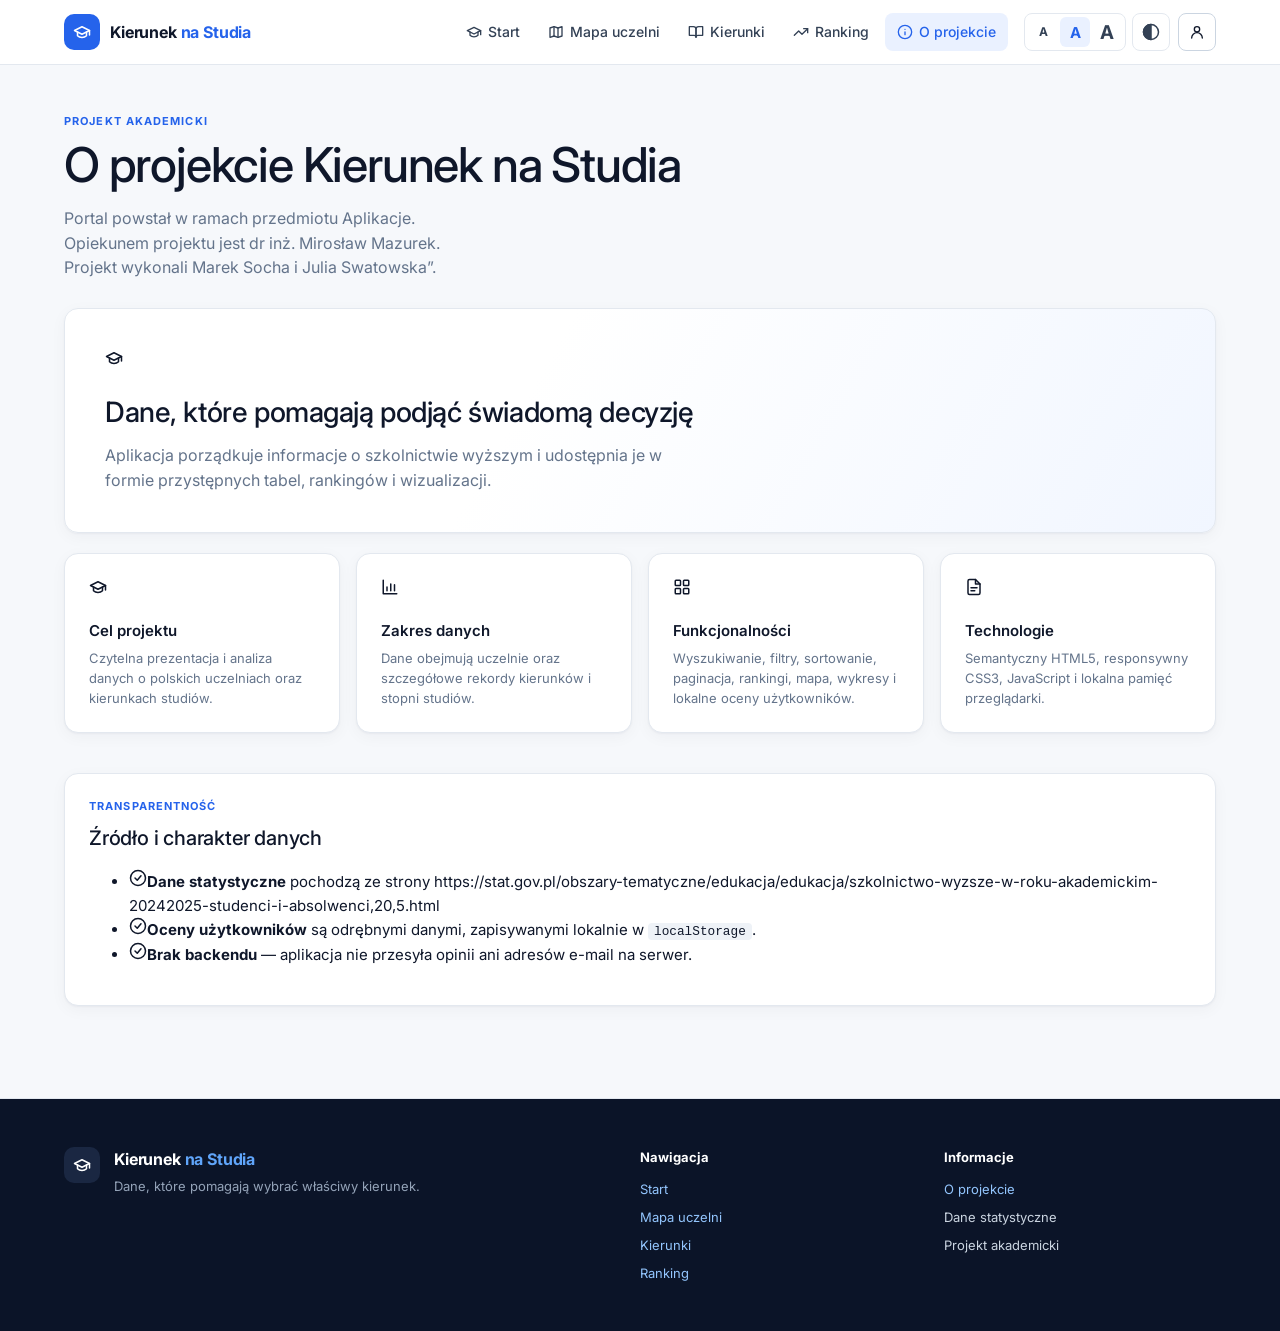
<file: o-projekcie.html>
<!DOCTYPE html>
<html lang="pl">
<head>
  <meta charset="UTF-8" />
  <meta name="viewport" content="width=device-width, initial-scale=1.0" />
  <meta name="description" content="Informacje o projekcie Kierunek na Studia zrealizowanym w ramach przedmiotu Aplikacje internetowe." />
  <meta name="theme-color" content="#2563eb" />
  <title>O projekcie – Kierunek na Studia</title>
  <link rel="preconnect" href="https://fonts.googleapis.com" />
  <link rel="preconnect" href="https://fonts.gstatic.com" crossorigin />
  <link href="https://fonts.googleapis.com/css2?family=Inter:wght@400;500;600;700&display=swap" rel="stylesheet" />
  <link rel="stylesheet" href="style.css" />
</head>
<body>
  <svg xmlns="http://www.w3.org/2000/svg" style="display:none" aria-hidden="true">
    <symbol id="i-cap" viewBox="0 0 24 24"><path d="M22 10 12 5 2 10l10 5 10-5Z"/><path d="M6 12v5c3 3 9 3 12 0v-5"/><path d="M22 10v6"/></symbol>
    <symbol id="i-map" viewBox="0 0 24 24"><path d="M9 4 3 6v14l6-2 6 2 6-2V4l-6 2-6-2Z"/><path d="M9 4v14M15 6v14"/></symbol>
    <symbol id="i-book" viewBox="0 0 24 24"><path d="M2 4h6a4 4 0 0 1 4 4v12a3 3 0 0 0-3-3H2Z"/><path d="M22 4h-6a4 4 0 0 0-4 4v12a3 3 0 0 1 3-3h7Z"/></symbol>
    <symbol id="i-trend" viewBox="0 0 24 24"><path d="m22 7-8.5 8.5-5-5L2 17"/><path d="M16 7h6v6"/></symbol>
    <symbol id="i-info" viewBox="0 0 24 24"><circle cx="12" cy="12" r="10"/><path d="M12 16v-4M12 8h.01"/></symbol>
    <symbol id="i-check" viewBox="0 0 24 24"><circle cx="12" cy="12" r="10"/><path d="m8 12 3 3 5-6"/></symbol>
    <symbol id="i-file" viewBox="0 0 24 24"><path d="M14 2H6a2 2 0 0 0-2 2v16a2 2 0 0 0 2 2h12a2 2 0 0 0 2-2V8Z"/><path d="M14 2v6h6M8 13h8M8 17h5"/></symbol>
    <symbol id="i-chart" viewBox="0 0 24 24"><path d="M3 3v18h18"/><path d="M8 17v-5M13 17V8M18 17v-8"/></symbol>
    <symbol id="i-grid" viewBox="0 0 24 24"><rect x="3" y="3" width="7" height="7" rx="1"/><rect x="14" y="3" width="7" height="7" rx="1"/><rect x="3" y="14" width="7" height="7" rx="1"/><rect x="14" y="14" width="7" height="7" rx="1"/></symbol>
    <symbol id="i-contrast" viewBox="0 0 24 24"><circle cx="12" cy="12" r="10"/><path d="M12 2a10 10 0 0 0 0 20Z" fill="currentColor"/></symbol>
  </svg>

  <a class="skip-link" href="#main">Przejdź do treści</a>

  <header class="site-header">
    <div class="container header-inner">
      <a href="index.html" class="brand" aria-label="Kierunek na Studia – strona główna">
        <span class="brand-logo"><svg class="icon"><use href="#i-cap"/></svg></span>
        <span class="brand-name">Kierunek <span class="accent">na Studia</span></span>
      </a>
      <nav id="main-nav" class="main-nav" aria-label="Główna nawigacja">
        <a href="index.html" data-route="start"><svg class="icon"><use href="#i-cap"/></svg>Start</a>
        <a href="mapa.html" data-route="mapa"><svg class="icon"><use href="#i-map"/></svg>Mapa uczelni</a>
        <a href="kierunki.html" data-route="kierunki"><svg class="icon"><use href="#i-book"/></svg>Kierunki</a>
        <a href="ranking.html" data-route="ranking"><svg class="icon"><use href="#i-trend"/></svg>Ranking</a>
        <a href="o-projekcie.html" class="active" data-route="o-projekcie"><svg class="icon"><use href="#i-info"/></svg>O projekcie</a>
      </nav>
      <div class="header-actions">
        <div class="a11y-tools">
          <div class="text-size" role="group" aria-label="Rozmiar tekstu">
            <button type="button" data-size="small" aria-pressed="false" aria-label="Mniejszy tekst" title="Mniejszy tekst">A</button>
            <button type="button" data-size="normal" aria-pressed="true" aria-label="Domyślny rozmiar tekstu" title="Domyślny rozmiar tekstu">A</button>
            <button type="button" data-size="large" aria-pressed="false" aria-label="Większy tekst" title="Większy tekst">A</button>
          </div>
          <button type="button" class="contrast-btn" id="contrast-toggle" aria-pressed="false" aria-label="Wersja kontrastowa" title="Wersja kontrastowa">
            <svg class="icon"><use href="#i-contrast"/></svg>
          </button>
        </div>
        <a href="logowanie.html" class="btn btn-outline btn-sm auth-link" data-auth-link>
          <svg class="icon" viewBox="0 0 24 24" aria-hidden="true"><circle cx="12" cy="8" r="4"/><path d="M4 21a8 8 0 0 1 16 0"/></svg>
          <span class="auth-link-label">Zaloguj się</span>
        </a>
        <button class="nav-toggle" aria-expanded="false" aria-controls="main-nav" aria-label="Otwórz menu">
          <span></span><span></span><span></span>
        </button>
      </div>
    </div>
  </header>

  <main id="main">
    <section class="page" id="page-o-projekcie" data-page="o-projekcie">
      <div class="container">
        <header class="page-head">
          <p class="eyebrow">Projekt akademicki</p>
          <h1 class="page-title">O projekcie Kierunek na Studia</h1>
          <p class="lead">Portal powstał w ramach przedmiotu Aplikacje.<br> Opiekunem projektu jest dr inż. Mirosław Mazurek.<br> Projekt wykonali Marek Socha i Julia Swatowska”.</p>
        </header>

        <article class="card about-hero">
          <div>
            <span class="feature-icon"><svg class="icon"><use href="#i-cap"/></svg></span>
            <h2 class="about-title">Dane, które pomagają podjąć świadomą decyzję</h2>
            <p class="lead">Aplikacja porządkuje informacje o szkolnictwie wyższym i udostępnia je w formie przystępnych tabel, rankingów i wizualizacji.</p>
          </div>
        </article>

        <div class="feature-grid">
          <article class="card feature">
            <span class="feature-icon"><svg class="icon"><use href="#i-cap"/></svg></span>
            <h3>Cel projektu</h3>
            <p>Czytelna prezentacja i analiza danych o polskich uczelniach oraz kierunkach studiów.</p>
          </article>
          <article class="card feature">
            <span class="feature-icon"><svg class="icon"><use href="#i-chart"/></svg></span>
            <h3>Zakres danych</h3>
            <p>Dane obejmują uczelnie oraz szczegółowe rekordy kierunków i stopni studiów.</p>
          </article>
          <article class="card feature">
            <span class="feature-icon"><svg class="icon"><use href="#i-grid"/></svg></span>
            <h3>Funkcjonalności</h3>
            <p>Wyszukiwanie, filtry, sortowanie, paginacja, rankingi, mapa, wykresy i lokalne oceny użytkowników.</p>
          </article>
          <article class="card feature">
            <span class="feature-icon"><svg class="icon"><use href="#i-file"/></svg></span>
            <h3>Technologie</h3>
            <p>Semantyczny HTML5, responsywny CSS3, JavaScript i lokalna pamięć przeglądarki.</p>
          </article>
        </div>

        <article class="card transparency">
          <div>
            <p class="eyebrow">Transparentność</p>
            <h2 class="card-title">Źródło i charakter danych</h2>
          </div>
          <ul class="check-list">
            <li><svg class="icon"><use href="#i-check"/></svg><span><strong>Dane statystyczne</strong> pochodzą ze strony https://stat.gov.pl/obszary-tematyczne/edukacja/edukacja/szkolnictwo-wyzsze-w-roku-akademickim-20242025-studenci-i-absolwenci,20,5.html</span></li>
            <li><svg class="icon"><use href="#i-check"/></svg><span><strong>Oceny użytkowników</strong> są odrębnymi danymi, zapisywanymi lokalnie w <code>localStorage</code>.</span></li>
            <li><svg class="icon"><use href="#i-check"/></svg><span><strong>Brak backendu</strong> — aplikacja nie przesyła opinii ani adresów e-mail na serwer.</span></li>
          </ul>
        </article>
      </div>
    </section>
  </main>

  <footer class="site-footer">
    <div class="container footer-inner">
      <div class="footer-brand">
        <span class="brand-logo dark"><svg class="icon"><use href="#i-cap"/></svg></span>
        <div>
          <p class="brand-name light">Kierunek <span class="accent">na Studia</span></p>
          <p class="footer-text">Dane, które pomagają wybrać właściwy kierunek.</p>
        </div>
      </div>
      <nav aria-label="Nawigacja w stopce">
        <h2 class="footer-heading">Nawigacja</h2>
        <ul>
          <li><a href="index.html">Start</a></li>
          <li><a href="mapa.html">Mapa uczelni</a></li>
          <li><a href="kierunki.html">Kierunki</a></li>
          <li><a href="ranking.html">Ranking</a></li>
        </ul>
      </nav>
      <div>
        <h2 class="footer-heading">Informacje</h2>
        <ul>
          <li><a href="o-projekcie.html">O projekcie</a></li>
          <li><span>Dane statystyczne</span></li>
          <li><span>Projekt akademicki</span></li>
        </ul>
      </div>
    </div>
  </footer>

  <script src="scrypt.js" defer></script>
</body>
</html>
</file>
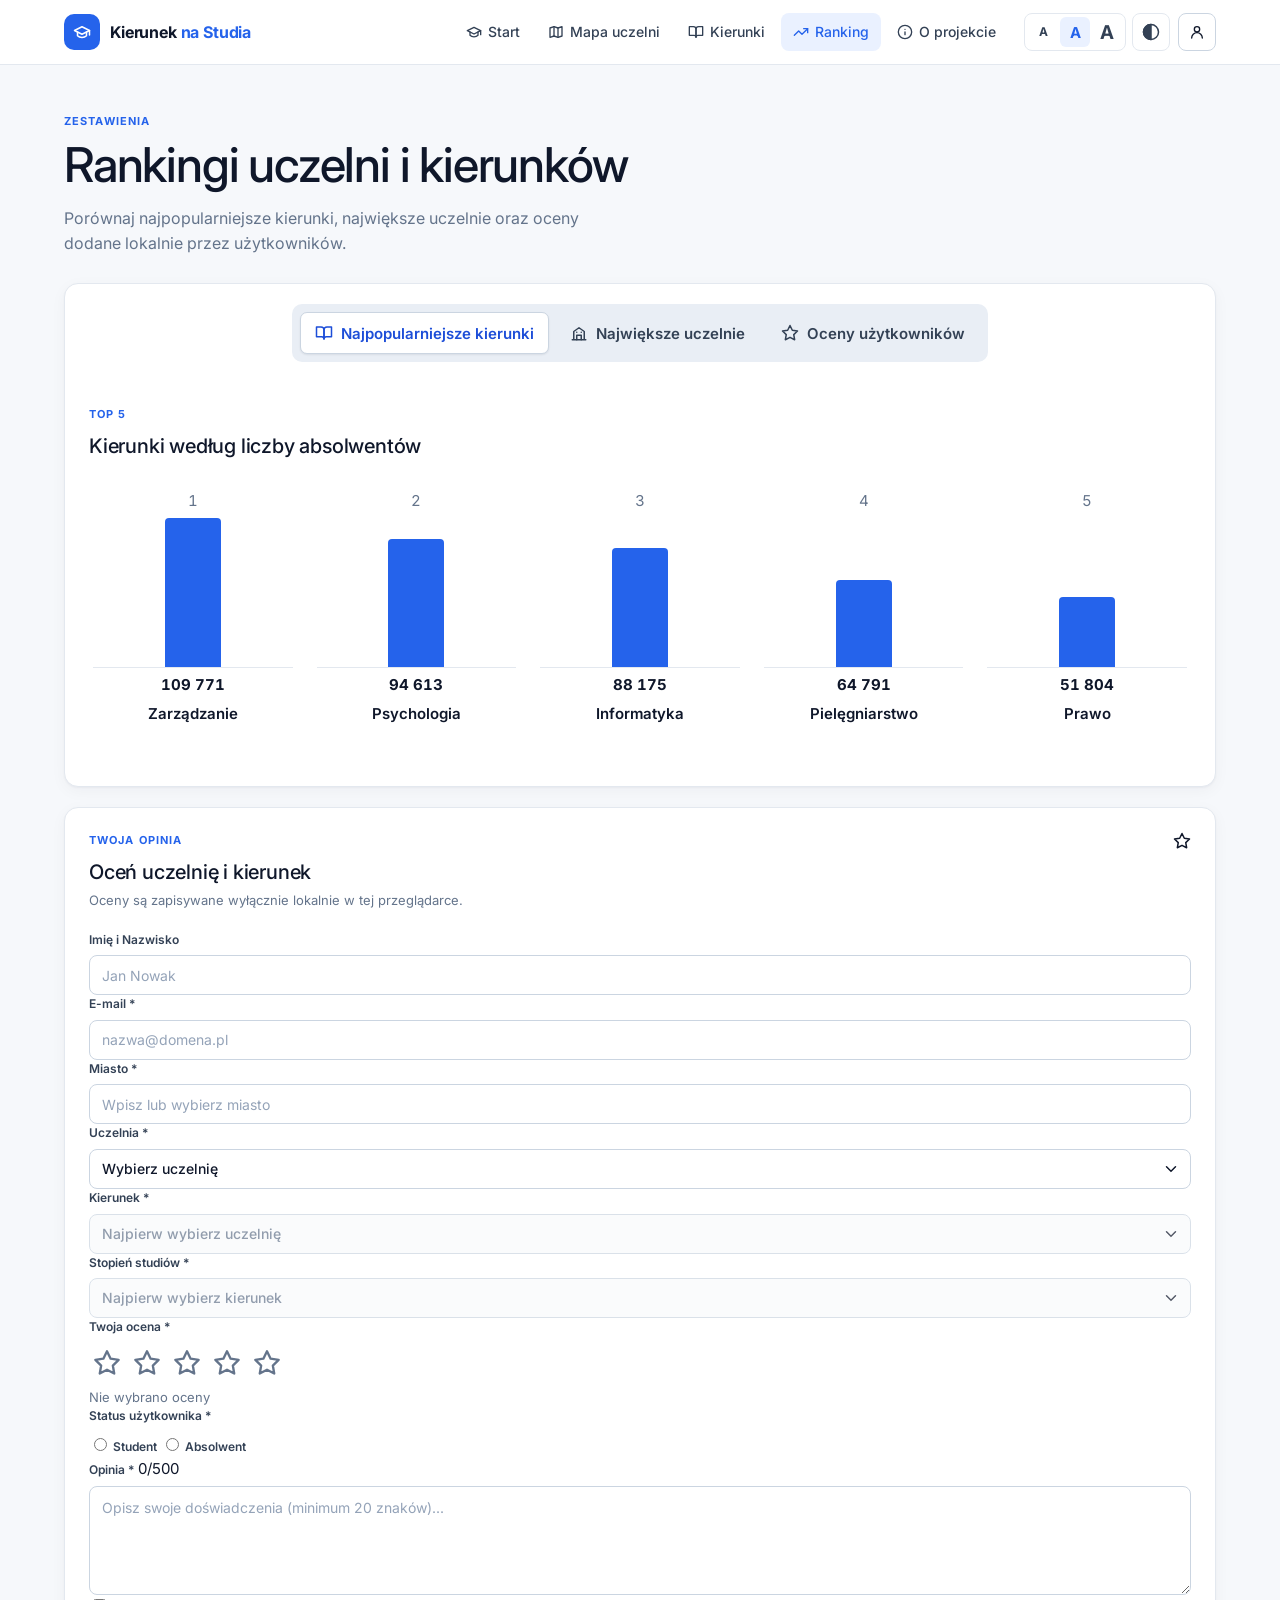
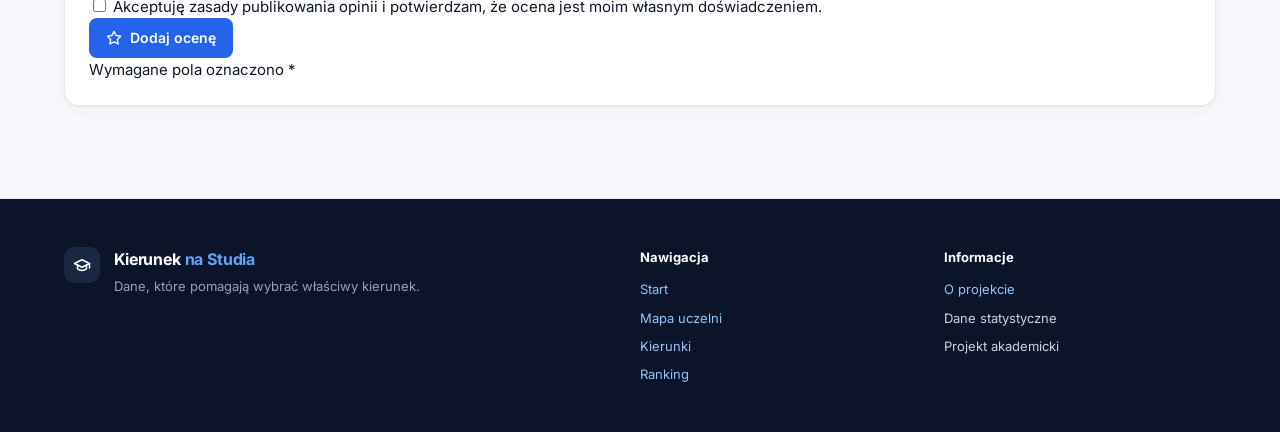
<file: ranking.html>
<!DOCTYPE html>
<html lang="pl">
<head>
  <meta charset="UTF-8" />
  <meta name="viewport" content="width=device-width, initial-scale=1.0" />
  <meta name="description" content="Rankingi uczelni i kierunków studiów oraz lokalny formularz dodawania opinii." />
  <meta name="theme-color" content="#2563eb" />
  <title>Rankingi – Kierunek na Studia</title>
  <link rel="preconnect" href="https://fonts.googleapis.com" />
  <link rel="preconnect" href="https://fonts.gstatic.com" crossorigin />
  <link href="https://fonts.googleapis.com/css2?family=Inter:wght@400;500;600;700&display=swap" rel="stylesheet" />
  <link rel="stylesheet" href="style.css" />
</head>
<body>
  <svg xmlns="http://www.w3.org/2000/svg" style="display:none" aria-hidden="true">
    <symbol id="i-cap" viewBox="0 0 24 24"><path d="M22 10 12 5 2 10l10 5 10-5Z"/><path d="M6 12v5c3 3 9 3 12 0v-5"/><path d="M22 10v6"/></symbol>
    <symbol id="i-map" viewBox="0 0 24 24"><path d="M9 4 3 6v14l6-2 6 2 6-2V4l-6 2-6-2Z"/><path d="M9 4v14M15 6v14"/></symbol>
    <symbol id="i-book" viewBox="0 0 24 24"><path d="M2 4h6a4 4 0 0 1 4 4v12a3 3 0 0 0-3-3H2Z"/><path d="M22 4h-6a4 4 0 0 0-4 4v12a3 3 0 0 1 3-3h7Z"/></symbol>
    <symbol id="i-trend" viewBox="0 0 24 24"><path d="m22 7-8.5 8.5-5-5L2 17"/><path d="M16 7h6v6"/></symbol>
    <symbol id="i-info" viewBox="0 0 24 24"><circle cx="12" cy="12" r="10"/><path d="M12 16v-4M12 8h.01"/></symbol>
    <symbol id="i-building" viewBox="0 0 24 24"><path d="M3 21h18M5 21V10l7-5 7 5v11"/><path d="M9 21v-6h6v6M9 11h.01M15 11h.01"/></symbol>
    <symbol id="i-star" viewBox="0 0 24 24"><path d="m12 2 3.1 6.3 6.9 1-5 4.9 1.2 6.8L12 17.8 5.8 21l1.2-6.8-5-4.9 6.9-1Z"/></symbol>
    <symbol id="i-file" viewBox="0 0 24 24"><path d="M14 2H6a2 2 0 0 0-2 2v16a2 2 0 0 0 2 2h12a2 2 0 0 0 2-2V8Z"/><path d="M14 2v6h6M8 13h8M8 17h5"/></symbol>
    <symbol id="i-alert" viewBox="0 0 24 24"><circle cx="12" cy="12" r="10"/><path d="M12 8v4M12 16h.01"/></symbol>
    <symbol id="i-contrast" viewBox="0 0 24 24"><circle cx="12" cy="12" r="10"/><path d="M12 2a10 10 0 0 0 0 20Z" fill="currentColor"/></symbol>
  </svg>

  <a class="skip-link" href="#main">Przejdź do treści</a>

  <header class="site-header">
    <div class="container header-inner">
      <a href="index.html" class="brand" aria-label="Kierunek na Studia – strona główna">
        <span class="brand-logo"><svg class="icon"><use href="#i-cap"/></svg></span>
        <span class="brand-name">Kierunek <span class="accent">na Studia</span></span>
      </a>
      <nav id="main-nav" class="main-nav" aria-label="Główna nawigacja">
        <a href="index.html" data-route="start"><svg class="icon"><use href="#i-cap"/></svg>Start</a>
        <a href="mapa.html" data-route="mapa"><svg class="icon"><use href="#i-map"/></svg>Mapa uczelni</a>
        <a href="kierunki.html" data-route="kierunki"><svg class="icon"><use href="#i-book"/></svg>Kierunki</a>
        <a href="ranking.html" class="active" data-route="ranking"><svg class="icon"><use href="#i-trend"/></svg>Ranking</a>
        <a href="o-projekcie.html" data-route="o-projekcie"><svg class="icon"><use href="#i-info"/></svg>O projekcie</a>
      </nav>
      <div class="header-actions">
        <div class="a11y-tools">
          <div class="text-size" role="group" aria-label="Rozmiar tekstu">
            <button type="button" data-size="small" aria-pressed="false" aria-label="Mniejszy tekst" title="Mniejszy tekst">A</button>
            <button type="button" data-size="normal" aria-pressed="true" aria-label="Domyślny rozmiar tekstu" title="Domyślny rozmiar tekstu">A</button>
            <button type="button" data-size="large" aria-pressed="false" aria-label="Większy tekst" title="Większy tekst">A</button>
          </div>
          <button type="button" class="contrast-btn" id="contrast-toggle" aria-pressed="false" aria-label="Wersja kontrastowa" title="Wersja kontrastowa">
            <svg class="icon"><use href="#i-contrast"/></svg>
          </button>
        </div>
        <a href="logowanie.html" class="btn btn-outline btn-sm auth-link" data-auth-link>
          <svg class="icon" viewBox="0 0 24 24" aria-hidden="true"><circle cx="12" cy="8" r="4"/><path d="M4 21a8 8 0 0 1 16 0"/></svg>
          <span class="auth-link-label">Zaloguj się</span>
        </a>
        <button class="nav-toggle" aria-expanded="false" aria-controls="main-nav" aria-label="Otwórz menu">
          <span></span><span></span><span></span>
        </button>
      </div>
    </div>
  </header>

  <main id="main">
    <section class="page" id="page-ranking" data-page="ranking">
      <div class="container">
        <header class="page-head">
          <p class="eyebrow">Zestawienia</p>
          <h1 class="page-title">Rankingi uczelni i kierunków</h1>
          <p class="lead">Porównaj najpopularniejsze kierunki, największe uczelnie oraz oceny dodane lokalnie przez użytkowników.</p>
        </header>

        <div class="alert data-alert" role="status" hidden></div>

        <article class="card card-flush">
          <div class="tabs" role="tablist" aria-label="Rodzaj rankingu">
            <button role="tab" aria-selected="true" data-rank-tab="majors"><svg class="icon"><use href="#i-book"/></svg>Najpopularniejsze kierunki</button>
            <button role="tab" aria-selected="false" data-rank-tab="unis"><svg class="icon"><use href="#i-building"/></svg>Największe uczelnie</button>
            <button role="tab" aria-selected="false" data-rank-tab="ratings"><svg class="icon"><use href="#i-star"/></svg>Oceny użytkowników</button>
          </div>
          <div class="card-body">
            <div class="card-head">
              <div>
                <p class="eyebrow" id="rank-eyebrow">Top 5</p>
                <h2 class="card-title" id="rank-title">Kierunki według liczby absolwentów</h2>
              </div>
            </div>
            <ol class="rank-list rank-list-lg" id="rank-list"></ol>
            <div class="empty" id="rank-empty">
              <span class="empty-icon"><svg class="icon"><use href="#i-file"/></svg></span>
              <p class="empty-title" id="rank-empty-title">Brak danych do utworzenia rankingu</p>
              <p class="empty-text" id="rank-empty-text">Ranking zostanie obliczony automatycznie po dodaniu JSON-u.</p>
            </div>
          </div>
        </article>

        <article class="card">
          <div class="card-head">
            <div>
              <p class="eyebrow">Twoja opinia</p>
              <h2 class="card-title">Oceń uczelnię i kierunek</h2>
              <p class="card-sub">Oceny są zapisywane wyłącznie lokalnie w tej przeglądarce.</p>
            </div>
            <svg class="icon star-outline"><use href="#i-star"/></svg>
          </div>

          <form class="rating-form" id="rating-form" novalidate>
            <div class="form-grid">
              <div class="field">
                <label for="r-name">Imię i Nazwisko</label>
                <input id="r-name" name="name" type="text" placeholder="Jan Nowak" required minlength="2" />
                <p class="error" data-error-for="r-name"></p>
              </div>
              <div class="field">
                <label for="r-email">E-mail *</label>
                <input id="r-email" name="email" type="email" placeholder="nazwa@domena.pl" required />
                <p class="error" data-error-for="r-email"></p>
              </div>
              <div class="field">
                <label for="r-city">Miasto *</label>
                <input id="r-city" name="city" type="text" list="r-city-options" placeholder="Wpisz lub wybierz miasto" required />
                <datalist id="r-city-options"></datalist>
                <p class="error" data-error-for="r-city"></p>
              </div>
              <div class="field">
                <label for="r-uni">Uczelnia *</label>
                <select id="r-uni" name="uni" required><option value="">Wybierz uczelnię</option></select>
                <p class="error" data-error-for="r-uni"></p>
              </div>
              <div class="field">
                <label for="r-major">Kierunek *</label>
                <select id="r-major" name="major" required disabled><option value="">Najpierw wybierz uczelnię</option></select>
                <p class="error" data-error-for="r-major"></p>
              </div>
              <div class="field">
                <label for="r-deg">Stopień studiów *</label>
                <select id="r-deg" name="degree" required disabled><option value="">Najpierw wybierz kierunek</option></select>
                <p class="error" data-error-for="r-deg"></p>
              </div>
            </div>

            <fieldset class="field">
              <legend>Twoja ocena *</legend>
              <div class="stars" id="stars" role="radiogroup" aria-label="Ocena w skali 1–5">
                <button type="button" role="radio" aria-checked="false" aria-label="1 gwiazdka" data-v="1"><svg class="icon"><use href="#i-star"/></svg></button>
                <button type="button" role="radio" aria-checked="false" aria-label="2 gwiazdki" data-v="2"><svg class="icon"><use href="#i-star"/></svg></button>
                <button type="button" role="radio" aria-checked="false" aria-label="3 gwiazdki" data-v="3"><svg class="icon"><use href="#i-star"/></svg></button>
                <button type="button" role="radio" aria-checked="false" aria-label="4 gwiazdki" data-v="4"><svg class="icon"><use href="#i-star"/></svg></button>
                <button type="button" role="radio" aria-checked="false" aria-label="5 gwiazdek" data-v="5"><svg class="icon"><use href="#i-star"/></svg></button>
              </div>
              <p class="stars-current" id="stars-value" aria-live="polite">Nie wybrano oceny</p>
              <p class="error" data-error-for="stars"></p>
            </fieldset>

            <fieldset class="field">
              <legend>Status użytkownika *</legend>
              <div class="radio-group">
                <label class="radio-pill"><input type="radio" name="status" value="Student" /> Student</label>
                <label class="radio-pill"><input type="radio" name="status" value="Absolwent" /> Absolwent</label>
              </div>
              <p class="error" data-error-for="status"></p>
            </fieldset>

            <div class="field">
              <div class="label-row">
                <label for="r-opinion">Opinia *</label>
                <span class="counter" id="r-counter">0/500</span>
              </div>
              <textarea id="r-opinion" name="opinion" rows="4" maxlength="500" placeholder="Opisz swoje doświadczenia (minimum 20 znaków)..." required></textarea>
              <p class="error" data-error-for="r-opinion"></p>
            </div>

            <label class="checkbox">
              <input type="checkbox" id="r-terms" />
              <span>Akceptuję zasady publikowania opinii i potwierdzam, że ocena jest moim własnym doświadczeniem.</span><br>
            </label>
            <p class="error" data-error-for="r-terms"></p>

            <div class="form-footer">
              <button type="submit" class="btn btn-primary"><svg class="icon"><use href="#i-star"/></svg>Dodaj ocenę</button>
              <br>
              <span class="hint">Wymagane pola oznaczono *</span>
            </div>
            <p class="success" id="r-success" role="status" hidden>Dziękujemy! Twoja ocena została zapisana lokalnie.</p>
          </form>
        </article>
      </div>
    </section>
  </main>

  <footer class="site-footer">
    <div class="container footer-inner">
      <div class="footer-brand">
        <span class="brand-logo dark"><svg class="icon"><use href="#i-cap"/></svg></span>
        <div>
          <p class="brand-name light">Kierunek <span class="accent">na Studia</span></p>
          <p class="footer-text">Dane, które pomagają wybrać właściwy kierunek.</p>
        </div>
      </div>
      <nav aria-label="Nawigacja w stopce">
        <h2 class="footer-heading">Nawigacja</h2>
        <ul>
          <li><a href="index.html">Start</a></li>
          <li><a href="mapa.html">Mapa uczelni</a></li>
          <li><a href="kierunki.html">Kierunki</a></li>
          <li><a href="ranking.html">Ranking</a></li>
        </ul>
      </nav>
      <div>
        <h2 class="footer-heading">Informacje</h2>
        <ul>
          <li><a href="o-projekcie.html">O projekcie</a></li>
          <li><span>Dane statystyczne</span></li>
          <li><span>Projekt akademicki</span></li>
        </ul>
      </div>
    </div>
  </footer>

  <template id="alert-template">
    <svg class="icon"><use href="#i-alert"/></svg>
    <div>
      <p class="alert-title">Plik danych nie jest jeszcze dostępny</p>
      <p class="alert-text">Nie udało się wczytać pliku <code>dane_studenci.json</code>. Umieść go obok strony i uruchom ją przez lokalny serwer.</p>
    </div>
  </template>

  <script src="scrypt.js" defer></script>
</body>
</html>
</file>
<file: style.css>
:root {
  --bg: #f6f8fb;
  --surface: #ffffff;
  --border: #e3e8ef;
  --text: #0f172a;
  --muted: #64748b;
  --primary: #2563eb;
  --primary-dark: #1d4ed8;
  --primary-soft: #eaf1ff;
  --success: #16a34a;
  --warn-bg: #fff9e6;
  --warn-border: #f5d77a;
  --warn-text: #92400e;
  --danger: #dc2626;
  --footer: #0b1428;
  --radius: 14px;
  --radius-sm: 8px;
  --shadow: 0 1px 2px rgba(15, 23, 42, 0.04), 0 4px 16px rgba(15, 23, 42, 0.04);
  --text-scale: 1;
}

/* ROZMIARY CZCIONKI DLA Dostępności (obsługiwane przez HTML class="font-...") */
html.font-small { font-size: 14px; }
html.font-normal { font-size: 16px; }
html.font-large { font-size: 18px; }

html[data-text-size="small"] { --text-scale: 0.9; }
html[data-text-size="large"] { --text-scale: 1.2; }

*, *::before, *::after { box-sizing: border-box; }

html { scroll-behavior: smooth; }

body {
  margin: 0;
  font-family: "Inter", system-ui, -apple-system, "Segoe UI", sans-serif;
  font-size: calc(15px * var(--text-scale));
  line-height: 1.55;
  color: var(--text);
  background: var(--bg);
  display: flex;
  flex-direction: column;
  min-height: 100vh;
  -webkit-font-smoothing: antialiased;
}

main { flex: 1; }

h1, h2, h3, p { margin: 0; }
a { color: inherit; text-decoration: none; }
button, input, select, textarea { font: inherit; color: inherit; }
code {
  font-family: ui-monospace, SFMono-Regular, Menlo, monospace;
  font-size: 0.85em;
  background: #eef2f7;
  padding: 1px 6px;
  border-radius: 4px;
}

.sr-only {
  position: absolute; width: 1px; height: 1px; padding: 0; margin: -1px;
  overflow: hidden; clip: rect(0, 0, 0, 0); white-space: nowrap; border: 0;
}

.skip-link {
  position: absolute; left: 16px; top: -48px; z-index: 100;
  background: var(--primary); color: #fff; padding: 8px 14px; border-radius: var(--radius-sm);
}
.skip-link:focus { top: 12px; }

:focus-visible { outline: 2px solid var(--primary); outline-offset: 2px; }

.icon {
  width: 18px; height: 18px; flex-shrink: 0;
  fill: none; stroke: currentColor; stroke-width: 2;
  stroke-linecap: round; stroke-linejoin: round;
}
.icon.muted { color: var(--muted); }

.container { width: 100%; max-width: calc(50vw + 560px); margin: 0 auto; padding: 0 24px; }

/* ---------- Header ---------- */
.site-header {
  position: sticky; top: 0; z-index: 50;
  background: rgba(255, 255, 255, 0.95);
  backdrop-filter: blur(8px);
  border-bottom: 1px solid var(--border);
}
.header-inner { display: flex; align-items: center; justify-content: space-between; height: 64px; position: relative; }

.brand { display: flex; align-items: center; gap: 10px; font-weight: 700; flex-shrink: 0; }
.brand-logo {
  width: 36px; height: 36px; border-radius: 10px;
  background: var(--primary); color: #fff;
  display: grid; place-items: center;
}
.brand-logo.dark { background: #1a2742; }
.brand-name { font-size: calc(16px * var(--text-scale)); font-weight: 700; letter-spacing: -0.01em; }
.brand-name.light { color: #fff; }
.accent { color: var(--primary); }
.site-footer .accent { color: #60a5fa; }

.main-nav { display: flex; gap: 4px; margin-left: auto; }

.header-actions { display: flex; align-items: center; gap: 8px; margin-left: 16px; }
.a11y-tools { display: flex; align-items: center; gap: 6px; }
.text-size {
  display: flex; align-items: center; gap: 2px; padding: 3px;
  border: 1px solid var(--border); border-radius: var(--radius-sm); background: var(--surface);
}
.text-size button, .contrast-btn {
  display: grid; place-items: center; min-width: 30px; height: 30px; padding: 0 4px;
  border: 0; border-radius: 6px; background: transparent; cursor: pointer;
  font-weight: 700; line-height: 1; color: #334155;
  transition: background-color .15s, color .15s;
}
.text-size button[data-size="small"] { font-size: 12px; }
.text-size button[data-size="normal"] { font-size: 15px; }
.text-size button[data-size="large"] { font-size: 19px; }
.text-size button:hover, .contrast-btn:hover { background: #f1f5f9; }
.text-size button[aria-pressed="true"], .contrast-btn[aria-pressed="true"] { background: var(--primary-soft); color: var(--primary); }
.contrast-btn { width: 38px; height: 38px; border: 1px solid var(--border); border-radius: var(--radius-sm); background: var(--surface); }

.main-nav a {
  display: flex; align-items: center; gap: 6px;
  padding: 8px 12px; border-radius: var(--radius-sm);
  font-size: calc(14px * var(--text-scale)); font-weight: 500; color: #334155;
  transition: background-color .15s, color .15s;
}
.main-nav a .icon { width: 16px; height: 16px; }
.main-nav a:hover { background: #f1f5f9; }
.main-nav a.active { background: var(--primary-soft); color: var(--primary); }

.nav-toggle {
  display: none; width: 40px; height: 40px; border: 1px solid var(--border);
  background: var(--surface); border-radius: var(--radius-sm); cursor: pointer;
  flex-direction: column; justify-content: center; align-items: center; gap: 4px;
}
.nav-toggle span { width: 18px; height: 2px; background: var(--text); border-radius: 2px; transition: transform .2s, opacity .2s; }
.nav-toggle.active span:nth-child(1) { transform: translateY(6px) rotate(45deg); }
.nav-toggle.active span:nth-child(2) { opacity: 0; }
.nav-toggle.active span:nth-child(3) { transform: translateY(-6px) rotate(-45deg); }

/* ---------- Page heads ---------- */
.page { padding: 48px 0 72px; }
.page-head { margin-bottom: 28px; max-width: 680px; }
.eyebrow {
  font-size: calc(11px * var(--text-scale)); font-weight: 700; letter-spacing: 0.1em;
  text-transform: uppercase; color: var(--primary); margin-bottom: 8px;
}
.page-title, .hero-title {
  font-size: calc(clamp(32px, 4.5vw, 48px) * var(--text-scale));
  font-weight: 500; letter-spacing: -0.025em; line-height: 1.12;
  margin-bottom: 14px;
}
.lead { color: var(--muted); font-size: calc(16px * var(--text-scale)); max-width: 560px; }

/* ---------- Hero ---------- */
.hero { display: grid; grid-template-columns: 1.15fr 1fr; gap: 40px; align-items: center; margin-bottom: 32px; }
.hero-search {
  display: flex; align-items: center; gap: 10px;
  margin-top: 24px; padding: 8px 8px 8px 16px;
  background: var(--surface); border: 1px solid var(--border);
  border-radius: 12px; box-shadow: var(--shadow); max-width: 560px;
}
.hero-search input[type="search"] { flex: 1; border: 0; box-shadow: none; outline: 0; background: transparent; min-width: 0; height: 34px; padding: 0; }
.hero-search:focus-within { border-color: var(--primary); box-shadow: 0 0 0 3px rgba(37, 99, 235, 0.15); }
.hero-checks { list-style: none; display: flex; flex-wrap: wrap; gap: 18px; padding: 0; margin: 16px 0 0; font-size: calc(13px * var(--text-scale)); color: #334155; }
.hero-checks li { display: flex; align-items: center; gap: 6px; }
.hero-checks .icon { width: 15px; height: 15px; color: var(--success); }

.hero-art { position: relative; height: 340px; display: grid; place-items: center; }
.ring { position: absolute; border-radius: 50%; border: 1.5px dashed #c7d6f5; }
.ring-1 { width: 320px; height: 320px; }
.ring-2 { width: 220px; height: 220px; border-style: solid; border-color: #e2eafa; background: radial-gradient(circle, #f2f6ff 0%, transparent 70%); }
.hero-tile {
  position: relative; width: 130px; height: 130px; border-radius: 30px;
  background: linear-gradient(145deg, #3b82f6, #1d4ed8);
  display: grid; place-items: center; color: #fff;
  box-shadow: 0 24px 50px -12px rgba(37, 99, 235, 0.55);
  transform: rotate(-6deg);
}
.hero-tile .icon { width: 44px; height: 44px; transform: rotate(6deg); }
.chip {
  position: absolute; display: flex; align-items: center; gap: 6px;
  background: var(--surface); border: 1px solid var(--border);
  padding: 7px 12px; border-radius: 10px; font-size: calc(12px * var(--text-scale)); font-weight: 600;
  box-shadow: var(--shadow);
  animation: float 5s ease-in-out infinite;
}
.chip .icon { width: 15px; height: 15px; color: var(--primary); }
.chip-1 { top: 30px; left: 6%; }
.chip-2 { top: 90px; right: 2%; animation-delay: -1.5s; }
.chip-3 { bottom: 40px; right: 18%; animation-delay: -3s; }
@keyframes float { 50% { transform: translateY(-6px); } }
@media (prefers-reduced-motion: reduce) { .chip { animation: none; } }

/* ---------- Alert ---------- */
.alert {
  display: flex; gap: 12px; align-items: flex-start;
  background: var(--warn-bg); border: 1px solid var(--warn-border);
  border-radius: 12px; padding: 14px 18px; margin-bottom: 24px;
}
.alert[hidden] { display: none; }
.alert > .icon { color: #d97706; margin-top: 2px; }
.alert-title { font-weight: 600; color: var(--warn-text); }
.alert-text { font-size: calc(13px * var(--text-scale)); color: #78552b; }
.alert-text code { background: rgba(217, 119, 6, 0.12); }


.card {
  background: var(--surface); border: 1px solid var(--border);
  border-radius: var(--radius); box-shadow: var(--shadow);
  padding: 24px; margin-bottom: 20px;
}
.card-flush { padding: 0; }
.card-body { padding: 24px; }
.card-head { display: flex; justify-content: space-between; align-items: flex-start; gap: 16px; margin-bottom: 20px; }
.card-title { font-size: calc(20px * var(--text-scale)); font-weight: 500; letter-spacing: -0.01em; }
.card-sub { font-size: calc(13px * var(--text-scale)); color: var(--muted); margin-top: 2px; }
.badge {
  background: var(--primary-soft); color: var(--primary);
  font-size: calc(12px * var(--text-scale)); font-weight: 600; padding: 4px 10px; border-radius: 999px;
}
.accent-icon { color: var(--primary); }

/* ---------- Start grid ---------- */
.start-grid { display: grid; grid-template-columns: minmax(0, 1fr) 320px; gap: 20px; align-items: start; }
.start-grid > .card { padding: 0; overflow: hidden; }
.start-grid > .card > .card-head { padding: 24px 24px 0; }
.side { display: flex; flex-direction: column; gap: 14px; }
.stat-card {
  display: flex; align-items: center; gap: 14px;
  background: var(--surface); border: 1px solid var(--border);
  border-radius: var(--radius); box-shadow: var(--shadow); padding: 18px 20px;
}
.stat-icon {
  width: 38px; height: 38px; border-radius: 10px; display: grid; place-items: center;
  background: var(--primary-soft); color: var(--primary);
}
.stat-label { font-size: calc(12px * var(--text-scale)); color: var(--muted); }
.stat-value { font-size: calc(18px * var(--text-scale)); font-weight: 700; letter-spacing: -0.01em; }
.top3-card { margin-bottom: 0; }
.top3-card .rank-chart { grid-template-columns: repeat(3, minmax(0, 1fr)); gap: 8px; }
.top3-card .rank-chart .rank-item { grid-template-rows: 18px 112px 20px minmax(3.2em, auto); gap: 4px; padding: 8px 2px; }
.top3-card .rank-chart .rank-name { overflow: hidden; text-overflow: ellipsis; white-space: nowrap; }

/* ---------- Forms / Filters ---------- */
.filters-grid {
  display: grid;
  grid-template-columns: repeat(auto-fit, minmax(200px, 1fr));
  gap: 16px;
  margin-bottom: 20px;
}
.filter-group { display: flex; flex-direction: column; gap: 6px; }
.filter-group label { font-size: calc(13px * var(--text-scale)); font-weight: 600; color: #334155; }
.filters-uni {
  display: grid;
  grid-template-columns: repeat(auto-fit, minmax(min(100%, 180px), 1fr));
  align-items: end;
  gap: 16px;
  padding: 24px;
}
.filters-uni .field-btn button { width: 100%; }
.filter-actions { display: flex; gap: 12px; margin-top: 12px; }

.field { display: flex; flex-direction: column; gap: 6px; min-width: 0; border: 0; padding: 0; margin: 0; }
.field label, .field legend { font-size: calc(12px * var(--text-scale)); font-weight: 600; color: #334155; padding: 0; }
.field legend { margin-bottom: 8px; }

input[type="text"], input[type="email"], input[type="search"], input[type="password"], select, textarea {
  width: 100%; height: 40px; padding: 0 12px;
  background: var(--surface); border: 1px solid #cbd5e1; border-radius: var(--radius-sm);
  font-size: calc(14px * var(--text-scale)); transition: border-color .15s, box-shadow .15s;
}
textarea { height: auto; padding: 10px 12px; resize: vertical; min-height: 100px; }
select {
  appearance: none; cursor: pointer; font-weight: 500; padding-right: 36px;
  background-image: url("data:image/svg+xml,%3Csvg xmlns='http://www.w3.org/2000/svg' viewBox='0 0 24 24' fill='none' stroke='%230f172a' stroke-width='2' stroke-linecap='round'%3E%3Cpath d='m6 9 6 6 6-6'/%3E%3C/svg%3E");
  background-repeat: no-repeat; background-position: right 10px center; background-size: 18px;
}
select:disabled { background-color: #f8fafc; color: var(--muted); cursor: not-allowed; }
input:focus, select:focus, textarea:focus { outline: none; border-color: var(--primary); box-shadow: 0 0 0 3px rgba(37, 99, 235, 0.15); }
input::placeholder, textarea::placeholder { color: #94a3b8; }
.error { color: var(--danger); font-size: calc(12px * var(--text-scale)); min-height: 1em; margin: 0; }
.error:empty { display: none; }
.invalid { border-color: var(--danger) !important; }
.invalid:focus { box-shadow: 0 0 0 3px rgba(220, 38, 38, 0.16); }
.radio-group[aria-invalid="true"], .stars[aria-invalid="true"] { outline: 1px solid var(--danger); outline-offset: 4px; border-radius: var(--radius-sm); }

.input-with-icon, .input-icon { position: relative; width: 100%; }
.input-with-icon .input-icon { position: absolute; left: 11px; top: 50%; transform: translateY(-50%); width: 16px; height: 16px; color: var(--muted); }
.input-with-icon input { padding-left: 34px; }
.input-icon > .icon { position: absolute; left: 11px; top: 50%; transform: translateY(-50%); pointer-events: none; }
.input-icon input { padding-left: 36px; }

.btn {
  display: inline-flex; align-items: center; justify-content: center; gap: 8px;
  height: 40px; padding: 0 16px; border-radius: var(--radius-sm);
  font-size: calc(14px * var(--text-scale)); font-weight: 600; cursor: pointer; border: 1px solid transparent;
  transition: background-color .15s, border-color .15s;
}
.btn .icon { width: 16px; height: 16px; }
.btn-sm { height: 34px; padding: 0 14px; font-size: calc(13px * var(--text-scale)); }
.btn-primary { background: var(--primary); color: #fff; }
.btn-primary:hover { background: var(--primary-dark); }
.btn-secondary, .btn-outline { background: var(--surface); border-color: #cbd5e1; }
.btn-secondary:hover, .btn-outline:hover { background: #f8fafc; }
.btn-block { width: 100%; margin-top: 16px; }

/* ---------- Table ---------- */
.table-wrap { overflow-x: auto; width: 100%; }
.table { width: 100%; border-collapse: collapse; font-size: calc(14px * var(--text-scale)); min-width: 600px; }
.table th {
  text-align: left; font-size: calc(11px * var(--text-scale)); font-weight: 700; letter-spacing: 0.06em;
  text-transform: uppercase; color: #475569; background: #f8fafc;
  padding: 12px 24px; border-bottom: 1px solid var(--border); white-space: nowrap;
}
.table td { padding: 13px 24px; border-bottom: 1px solid #eef2f6; }
.table tbody tr:hover { background: #fafcff; }
.table .num { text-align: right; font-variant-numeric: tabular-nums; }
.table td.strong { font-weight: 600; }

/* ---------- Empty state ---------- */
.empty { text-align: center; padding: 40px 24px; }
.empty[hidden] { display: none; }
.empty-icon {
  width: 36px; height: 36px; border-radius: 10px; margin: 0 auto 12px;
  display: grid; place-items: center; background: var(--primary-soft); color: var(--primary);
}
.empty-icon .icon { width: 18px; height: 18px; }
.empty-title { font-weight: 600; margin-bottom: 4px; }
.empty-text { font-size: calc(13px * var(--text-scale)); color: var(--muted); max-width: 300px; margin: 0 auto; }

/* ---------- Map SVG Component ---------- */
.map-grid { display: grid; grid-template-columns: minmax(0, 1.65fr) minmax(0, 1fr); gap: 20px; align-items: start; }
.map-grid > * { min-width: 0; }
.region-detail { max-height: min(72vh, 760px); overflow-y: auto; overscroll-behavior: contain; }
.map-area { width: 100%; min-width: 0; }
.svg-map-wrapper { position: relative; width: min(100%, 600px); max-width: 100%; aspect-ratio: 497 / 463; margin: 0 auto; }
.map-object { display: block; width: 100%; height: 100%; object-fit: contain; border: 0; }
.map-tooltip {
  position: absolute;
  display: none;
  background: rgba(15, 23, 42, 0.65);
  color: #ffffff;
  padding: 10px 14px;
  border-radius: 8px;
  font-size: 0.85rem;
  pointer-events: none;
  z-index: 100;
  box-shadow: 0 10px 15px -3px rgba(0, 0, 0, 0.2);
  max-width: min(420px, calc(100% - 16px));
  max-height: min(320px, calc(100% - 16px));
  overflow: auto;
}
.map-tooltip h4 { margin: 0 0 6px 0; color: #60a5fa; font-size: 0.95rem; }
.map-tooltip ul { margin: 0; padding-left: 16px; }
.map-tooltip p { margin: 0; }

/* ---------- About & Features ---------- */
.about-hero {
  display: flex; justify-content: space-between; align-items: center; gap: 32px; padding: 40px;
  background: linear-gradient(120deg, #ffffff 40%, #f1f6ff);
  border-radius: var(--radius); border: 1px solid var(--border);
}
.about-title { font-size: calc(clamp(22px, 2.6vw, 28px) * var(--text-scale)); font-weight: 500; letter-spacing: -0.015em; margin: 18px 0 8px; }
.year-badge {
  flex-shrink: 0; width: 150px; height: 110px; border-radius: 16px;
  background: var(--primary); color: #fff;
  display: flex; flex-direction: column; justify-content: center; align-items: center;
  box-shadow: 0 20px 40px -14px rgba(37, 99, 235, 0.6);
}
.year-badge span { font-size: calc(12px * var(--text-scale)); opacity: 0.9; }
.year-badge strong { font-size: calc(34px * var(--text-scale)); font-weight: 700; letter-spacing: -0.02em; }

.feature-grid { display: grid; grid-template-columns: repeat(4, 1fr); gap: 16px; margin-bottom: 20px; }
.feature h3 { font-size: calc(15px * var(--text-scale)); font-weight: 600; margin: 16px 0 6px; }
.feature p { font-size: calc(13px * var(--text-scale)); color: var(--muted); }

/* ---------- Footer ---------- */
.site-footer { background: var(--footer); color: #cbd5e1; padding: 48px 0; margin-top: auto; }
.site-footer { border-top: 1px solid var(--border); }
.footer-inner { display: grid; grid-template-columns: 2fr 1fr 1fr; gap: 32px; }
.footer-brand { display: flex; gap: 14px; align-items: flex-start; }
.footer-text { font-size: calc(13px * var(--text-scale)); color: #94a3b8; margin-top: 4px; }
.footer-heading { font-size: calc(13px * var(--text-scale)); font-weight: 700; color: #fff; margin-bottom: 12px; }
.site-footer ul { list-style: none; margin: 0; padding: 0; display: flex; flex-direction: column; gap: 8px; font-size: calc(13px * var(--text-scale)); }
.site-footer a { color: #93c5fd; }
.site-footer a:hover { color: #fff; }

.tabs {
  display: flex;
  flex-wrap: wrap;
  justify-content: center;
  gap: 6px;
  width: fit-content;
  max-width: calc(100% - 32px);
  padding: 8px;
  margin: 20px auto;
  background: #e9eef5;
  border-radius: 10px;
}
.tabs [role="tab"] {
  display: inline-flex;
  align-items: center;
  justify-content: center;
  gap: 8px;
  min-height: 42px;
  padding: 8px 14px;
  border: 1px solid transparent;
  border-radius: 7px;
  background: transparent;
  color: #334155;
  font-weight: 600;
  cursor: pointer;
}
.tabs [role="tab"][aria-selected="true"] {
  background: #ffffff;
  border-color: #cbd5e1;
  color: #1d4ed8;
  box-shadow: 0 1px 2px rgba(15, 23, 42, 0.08);
}
.pagination {
  display: flex;
  align-items: center;
  justify-content: space-between;
  gap: 16px;
  margin-top: 16px;
  padding: 16px 24px;
  border-top: 1px solid var(--border);
  color: var(--muted);
}
.pager-btns { display: inline-flex; gap: 8px; }
.pagination button {
  display: grid;
  place-items: center;
  width: 40px;
  height: 40px;
  padding: 0;
  border: 1px solid var(--border);
  border-radius: 7px;
  background: var(--surface);
  cursor: pointer;
}
.pagination button:disabled { cursor: default; opacity: 0.45; }

/* ---------- Media Queries / Responsywność ---------- */
@media (max-width: 1080px) {
  .nav-toggle { display: flex; }
  
  .main-nav {
    display: none;
    position: absolute;
    top: 64px;
    left: 0;
    right: 0;
    flex-direction: column;
    background: var(--surface);
    border-bottom: 1px solid var(--border);
    padding: 16px;
    gap: 8px;
    box-shadow: 0 10px 15px -3px rgba(0, 0, 0, 0.1);
    z-index: 1000;
  }
  
  .main-nav.open { display: flex !important; }
  .main-nav a { padding: 12px 16px; font-size: 1rem; width: 100%; }
}

@media (max-width: 768px) {
  .hero { grid-template-columns: 1fr; }
  .hero-art { height: 260px; }
  .start-grid, .map-grid { grid-template-columns: 1fr; }
  .map-area {
    max-height: min(65vh, 540px);
    overflow: auto;
    overscroll-behavior: contain;
    -webkit-overflow-scrolling: touch;
  }
  .svg-map-wrapper { width: 520px; max-width: none; margin: 0; }
  .map-area:focus-visible { outline: 2px solid var(--primary); outline-offset: -2px; }
  .feature-grid { grid-template-columns: 1fr 1fr; }
  .footer-inner { grid-template-columns: 1fr; gap: 24px; }
}

@media (max-width: 600px) {
  .container { padding: 0 16px; }
  .page { padding: 32px 0 48px; }
  .feature-grid { grid-template-columns: 1fr; }
  .about-hero { flex-direction: column; align-items: flex-start; padding: 24px; }
  .hero-art { display: none; }
  .card-head { flex-wrap: wrap; }
  .brand-name { font-size: 1rem; }
  .a11y-tools { gap: 2px; }
  .tabs { display: grid; grid-template-columns: 1fr; width: 100%; max-width: 100%; margin: 12px auto; }
  .tabs [role="tab"] { justify-content: flex-start; }
  .pagination { padding: 14px 16px; }
}

@media (max-width: 420px) {
  .brand-name { display: none; }
}

/* ---------- WERSJA WYSOKOKONTRASTOWA (HIGH CONTRAST) ---------- */
.rank-list { list-style: none; margin: 0; padding: 0; }
.rank-chart {
  display: grid;
  grid-template-columns: repeat(5, minmax(0, 1fr));
  align-items: stretch;
  gap: 16px;
  margin: 0;
  padding: 0;
}
.rank-chart .rank-item {
  display: grid;
  grid-template-rows: 18px 150px 22px minmax(3.2em, auto);
  align-items: end;
  gap: 6px;
  min-width: 0;
  padding: 12px 4px;
}
.rank-chart .rank-pos { text-align: center; color: var(--muted); font-variant-numeric: tabular-nums; }
.rank-chart .rank-main { grid-row: 4; min-width: 0; align-self: start; text-align: center; }
.rank-name { font-weight: 600; overflow-wrap: anywhere; }
.rank-meta { color: var(--muted); font-size: calc(12px * var(--text-scale)); }
.rank-chart .rank-bar {
  grid-row: 2;
  display: flex;
  align-items: flex-end;
  justify-content: center;
  width: 100%;
  height: 150px;
  overflow: hidden;
  border-bottom: 1px solid var(--border);
}
.rank-chart .rank-bar span { display: block; width: min(64%, 56px); min-height: 2px; background: var(--primary); border-radius: 4px 4px 0 0; }
.rank-chart .rank-value { grid-row: 3; text-align: center; font-weight: 700; font-variant-numeric: tabular-nums; white-space: nowrap; }
.stars { display: flex; align-items: center; gap: 4px; }
.stars button { display: grid; place-items: center; padding: 4px; border: 0; background: transparent; color: #64748b; cursor: pointer; }
.stars button .icon { width: 28px; height: 28px; }
.stars button.on { color: #d97706; }
.stars button.on .icon { fill: currentColor; }
.stars button:focus-visible { outline: 2px solid var(--primary); outline-offset: 2px; }
.stars-current { min-height: 1.5em; color: var(--muted); font-size: calc(13px * var(--text-scale)); }
@media (max-width: 900px) {
  .rank-chart:not(#top3-list) { grid-template-columns: repeat(3, minmax(0, 1fr)); }
}
@media (max-width: 600px) {
  .rank-chart { grid-auto-columns: minmax(112px, 1fr); grid-auto-flow: column; overflow-x: auto; gap: 10px; padding-bottom: 12px; scroll-snap-type: x proximity; }
  .rank-chart:not(#top3-list) { grid-template-columns: none; }
  .rank-chart .rank-item { scroll-snap-align: start; }
}

html.high-contrast,
body.high-contrast {
  --bg: #242424 !important;
  --surface: #303030 !important;
  --border: #ffd400 !important;
  --text: #ffffff !important;
  --muted: #e5e5e5 !important;
  --primary: #ffd400 !important;
  --primary-dark: #ffe033 !important;
  --primary-soft: #3a3500 !important;
  --footer: #1c1c1c !important;
  --shadow: none !important;
  color-scheme: dark;
}

body.high-contrast *:not(svg):not(svg *) {
  background-color: #303030 !important;
  color: #ffffff !important;
  border-color: #ffd400 !important;
  box-shadow: none !important;
  text-shadow: none !important;
}

body.high-contrast a,
body.high-contrast .accent,
body.high-contrast .eyebrow,
body.high-contrast h1 .accent {
  color: #ffff00 !important;
}

body.high-contrast a:hover {
  text-decoration: underline !important;
}

body.high-contrast .btn-primary,
body.high-contrast .main-nav a.active,
body.high-contrast [aria-pressed="true"] {
  background-color: #ffd400 !important;
  color: #000000 !important;
  border-color: #ffd400 !important;
}

body.high-contrast .rank-bar { background-color: #454545 !important; }
body.high-contrast .rank-bar span { background-color: #ffd400 !important; }
body.high-contrast .tabs {
  background-color: #242424 !important;
  border: 1px solid #ffd400 !important;
}
body.high-contrast .tabs [role="tab"] {
  background-color: #303030 !important;
  color: #ffffff !important;
}
body.high-contrast .tabs [role="tab"][aria-selected="true"] {
  background-color: #ffd400 !important;
  color: #242424 !important;
}
body.high-contrast .site-footer { border-top: 3px solid #ffd400 !important; }
body.high-contrast .nav-toggle {
  background-color: #303030 !important;
  border-color: #ffd400 !important;
}
body.high-contrast .nav-toggle span { background-color: #ffd400 !important; }

body.high-contrast .about-hero {
  background-image: none !important;
  background-color: #303030 !important;
  border-color: #ffd400 !important;
}

body.high-contrast #map-wrapper,
body.high-contrast #poland-map {
  background-color: #242424 !important;
}

body.high-contrast #region-detail,
body.high-contrast #map-tooltip {
  background-color: rgba(48, 48, 48, 0.84) !important;
  color: #ffffff !important;
  border-color: #ffd400 !important;
}

body.high-contrast #region-detail * {
  background-color: transparent !important;
  color: #ffffff !important;
}

body.high-contrast #map-tooltip h4,
body.high-contrast #region-detail .eyebrow {
  color: #ffd400 !important;
}
body.high-contrast .error { color: #ffd400 !important; }
body.high-contrast .stars button.on { color: #ffd400 !important; }

/* ---------- Logowanie / rejestracja (logowanie.html + przycisk w nagłówku) ---------- */
.auth-link { height: 38px; flex-shrink: 0; white-space: nowrap; }
/* Gdy w nagłówku jest ciasno, zostaje sama ikona (etykieta nadal czytana przez czytnik ekranu) */
@media (min-width: 1081px) and (max-width: 1280px), (max-width: 600px) {
  .auth-link { width: 38px; padding: 0; }
  .auth-link-label {
    position: absolute; width: 1px; height: 1px; padding: 0; margin: -1px;
    overflow: hidden; clip: rect(0, 0, 0, 0); white-space: nowrap; border: 0;
  }
}

.auth-card { max-width: 420px; margin: 0 auto; padding: 32px; }
.auth-card .card-title { margin-bottom: 20px; text-align: center; }
.auth-panel[hidden], .auth-logged[hidden] { display: none; }

.auth-form { display: flex; flex-direction: column; gap: 16px; }
.auth-form .btn-block { margin-top: 4px; }
.auth-row { display: grid; grid-template-columns: 1fr 1fr; gap: 12px; }
@media (max-width: 420px) { .auth-row { grid-template-columns: 1fr; gap: 16px; } }

.pw-field { position: relative; }
.pw-field input { padding-right: 44px; }
.pw-toggle {
  position: absolute; right: 2px; top: 50%; transform: translateY(-50%);
  width: 36px; height: 36px; padding: 0; display: grid; place-items: center;
  border: 0; border-radius: 6px; background: transparent; color: var(--muted); cursor: pointer;
}
.pw-toggle:hover { background: #f1f5f9; color: var(--text); }
.pw-toggle .icon-hide, .pw-toggle[aria-pressed="true"] .icon-show { display: none; }
.pw-toggle[aria-pressed="true"] .icon-hide { display: block; }

.auth-message {
  padding: 10px 14px; border-radius: var(--radius-sm);
  font-size: calc(13px * var(--text-scale));
  background: #fef2f2; border: 1px solid #fecaca; color: #991b1b;
}
.auth-message.success { background: #f0fdf4; border-color: #bbf7d0; color: #166534; }
.auth-message[hidden] { display: none; }

.auth-switch { margin-top: 20px; text-align: center; font-size: calc(13px * var(--text-scale)); color: var(--muted); }
.link-btn { padding: 0; border: 0; background: none; cursor: pointer; color: var(--primary); font-weight: 600; font-size: inherit; }
.link-btn:hover { text-decoration: underline; }

.auth-logged { text-align: center; }
.auth-logged .card-title { margin-bottom: 4px; }

@media (max-width: 600px) {
  .auth-card { padding: 20px; }
}

body.high-contrast .link-btn { color: #ffd400 !important; }
</file>
